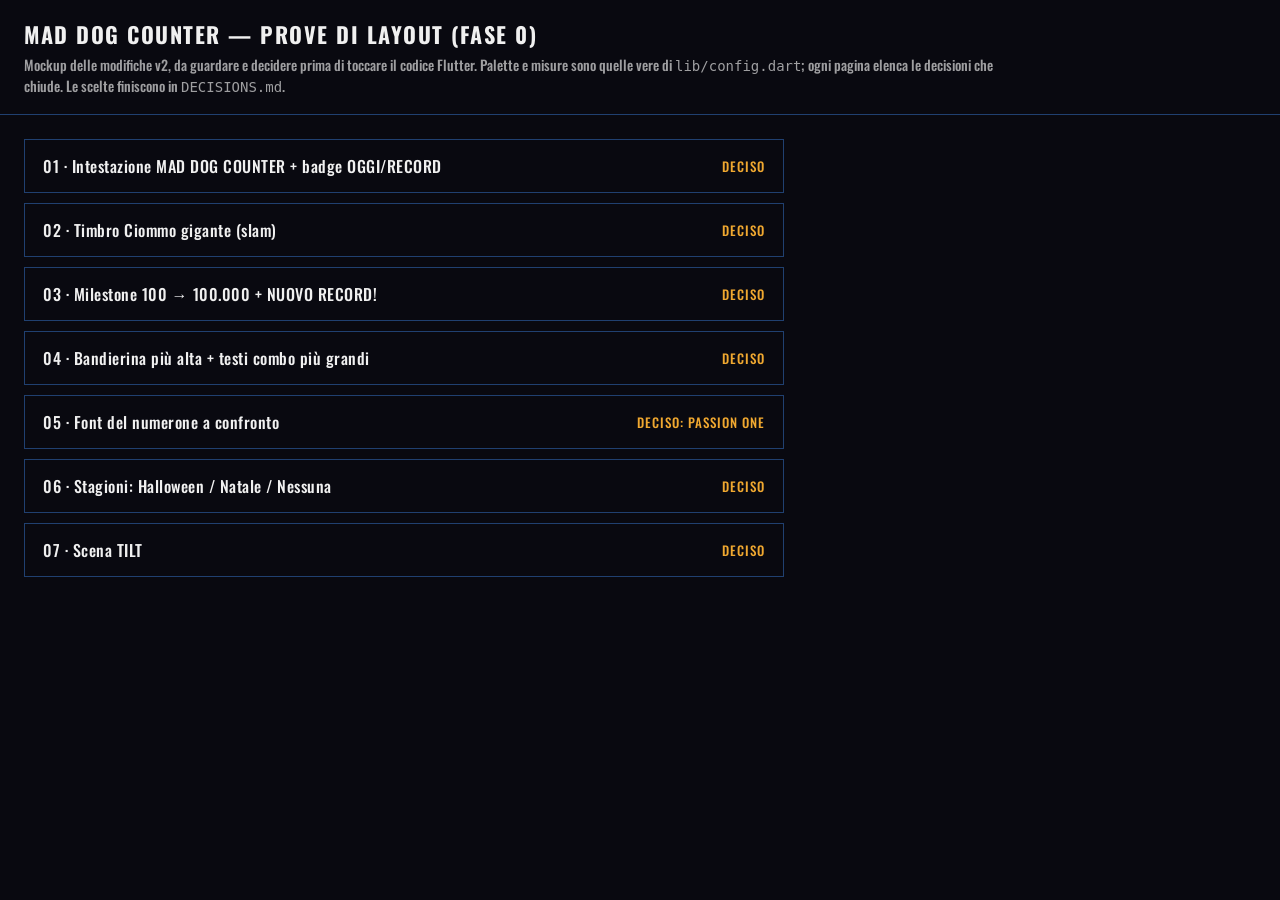
<file: design/mockups/index.html>
<!doctype html>
<html lang="it">
<head>
<meta charset="utf-8">
<meta name="viewport" content="width=device-width, initial-scale=1">
<title>Mad Dog Counter — Mockup Fase 0</title>
<link rel="stylesheet" href="_base.css">
<style>
  .list { margin: 24px; max-width: 760px; }
  .list a {
    display: flex; justify-content: space-between; gap: 16px;
    padding: 14px 18px; margin-bottom: 10px;
    border: 1px solid var(--navy); color: var(--ink);
    text-decoration: none; font-size: 16px; letter-spacing: 0.5px;
  }
  .list a:hover { border-color: var(--tear); }
  .state { color: var(--gold); font-size: 13px; letter-spacing: 1px; text-transform: uppercase; align-self: center; }
</style>
</head>
<body>
  <div class="mock-head">
    <h1>Mad Dog Counter — prove di layout (Fase 0)</h1>
    <p>Mockup delle modifiche v2, da guardare e decidere prima di toccare il codice Flutter.
       Palette e misure sono quelle vere di <code>lib/config.dart</code>; ogni pagina elenca
       le decisioni che chiude. Le scelte finiscono in <code>DECISIONS.md</code>.</p>
  </div>
  <div class="list">
    <a href="01_header_e_cifre.html"><span>01 · Intestazione MAD DOG COUNTER + badge OGGI/RECORD</span><span class="state">deciso</span></a>
    <a href="02_ciommo_slam.html"><span>02 · Timbro Ciommo gigante (slam)</span><span class="state">deciso</span></a>
    <a href="03_milestone_storyboard.html"><span>03 · Milestone 100 → 100.000 + NUOVO RECORD!</span><span class="state">deciso</span></a>
    <a href="04_bandiera_e_testi.html"><span>04 · Bandierina più alta + testi combo più grandi</span><span class="state">deciso</span></a>
    <a href="05_font_numerone.html"><span>05 · Font del numerone a confronto</span><span class="state">deciso: Passion One</span></a>
    <a href="06_stagioni.html"><span>06 · Stagioni: Halloween / Natale / Nessuna</span><span class="state">deciso</span></a>
    <a href="07_tilt.html"><span>07 · Scena TILT</span><span class="state">deciso</span></a>
  </div>
  <script src="_base.js"></script>
</body>
</html>
</file>
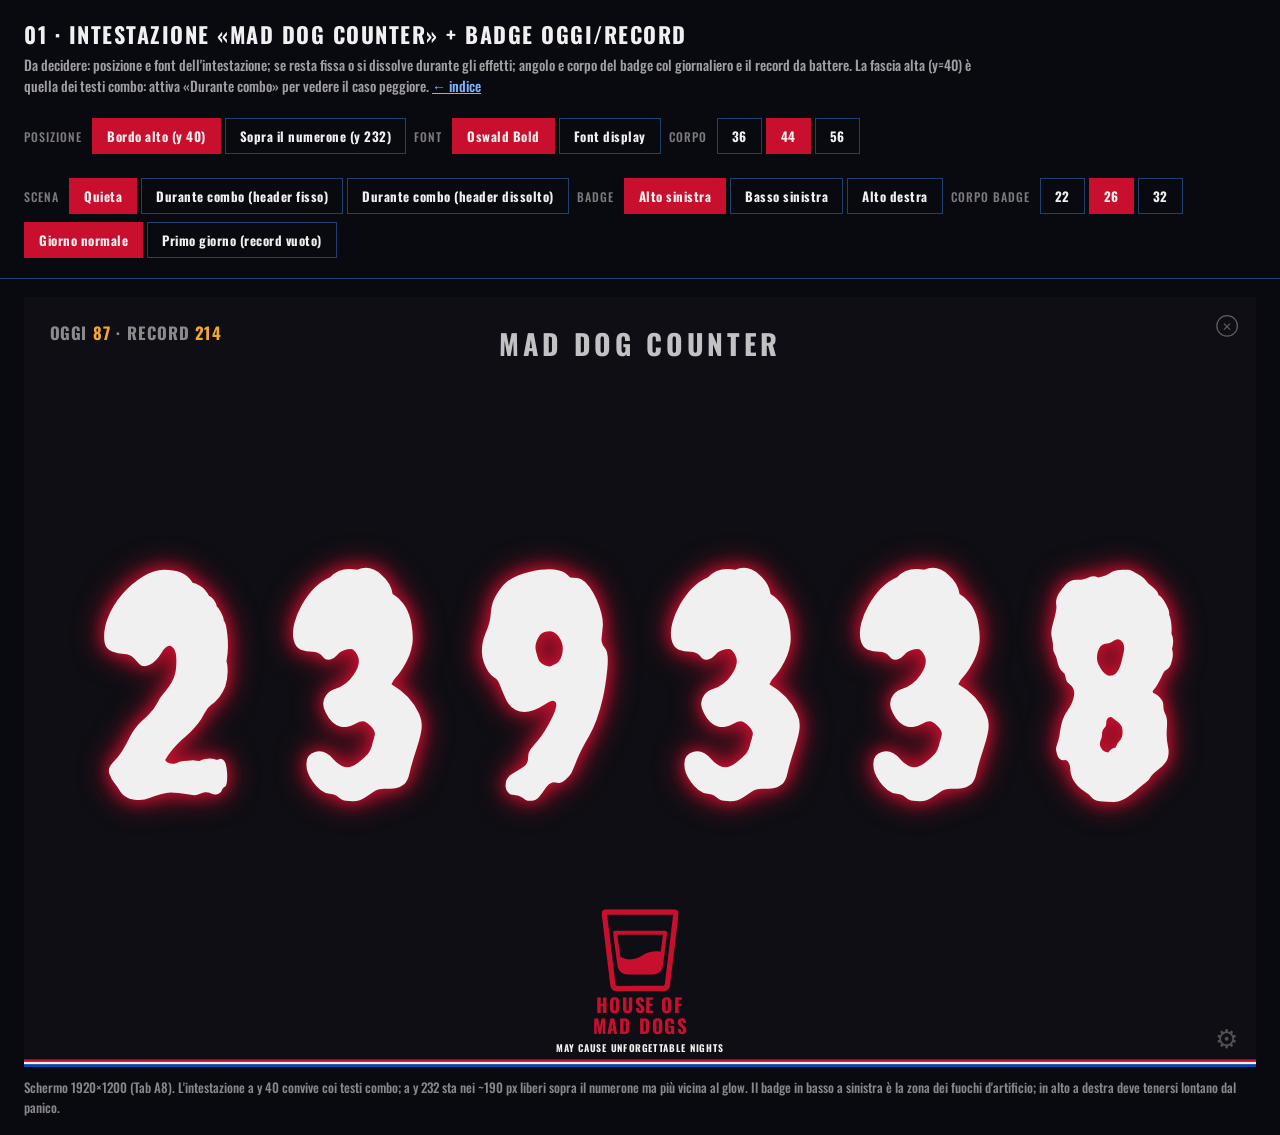
<file: design/mockups/01_header_e_cifre.html>
<!doctype html>
<html lang="it">
<head>
<meta charset="utf-8">
<meta name="viewport" content="width=device-width, initial-scale=1">
<title>01 · Intestazione e badge</title>
<link rel="stylesheet" href="_base.css">
<style>
  .header-title {
    top: var(--header-top, 40px);
    font-family: var(--header-font, var(--brand-font));
    opacity: var(--header-opacity, 1);
    transition: opacity 0.45s;
  }
  /* glow combo simulato, per giudicare le collisioni col caso peggiore */
  .combo-sim .glow {
    position: absolute; inset: 0;
    background:
      radial-gradient(circle at 50% 50%, rgba(240, 168, 48, 0.22), rgba(200, 16, 46, 0.12) 45%, transparent),
      rgba(200, 16, 46, 0.10);
  }
  .badge-pos { pointer-events: none; }
  .badge-tl { top: 36px; left: 40px; }
  .badge-bl { bottom: calc(var(--flag-h, 12px) + 14px); left: 40px; }
  .badge-tr { top: 92px; right: 40px; text-align: right; }
</style>
</head>
<body>
  <div class="mock-head">
    <h1>01 · Intestazione «MAD DOG COUNTER» + badge OGGI/RECORD</h1>
    <p>Da decidere: posizione e font dell'intestazione; se resta fissa o si dissolve durante
       gli effetti; angolo e corpo del badge col giornaliero e il record da battere.
       La fascia alta (y=40) è quella dei testi combo: attiva «Durante combo» per vedere il caso peggiore.
       <a href="index.html">← indice</a></p>
    <div class="toolbar">
      <span class="lbl">Posizione</span>
      <span class="toolbar-group">
        <button class="btn active" data-css='{"--header-top":"40px"}' data-target=".header-title">Bordo alto (y 40)</button>
        <button class="btn" data-css='{"--header-top":"232px"}' data-target=".header-title">Sopra il numerone (y 232)</button>
      </span>
      <span class="lbl">Font</span>
      <span class="toolbar-group">
        <button class="btn active" data-css='{"--header-font":"Oswald, sans-serif","--header-tracking":"6px"}' data-target=".header-title">Oswald Bold</button>
        <button class="btn" data-css='{"--header-font":"Creepster, cursive","--header-tracking":"2px"}' data-target=".header-title">Font display</button>
      </span>
      <span class="lbl">Corpo</span>
      <span class="toolbar-group">
        <button class="btn" data-css='{"--header-size":"36px"}' data-target=".header-title">36</button>
        <button class="btn active" data-css='{"--header-size":"44px"}' data-target=".header-title">44</button>
        <button class="btn" data-css='{"--header-size":"56px"}' data-target=".header-title">56</button>
      </span>
    </div>
    <div class="toolbar">
      <span class="lbl">Scena</span>
      <span class="toolbar-group">
        <button class="btn active" data-hide=".combo-sim" data-css='{"--header-opacity":"1"}' data-target=".header-title">Quieta</button>
        <button class="btn" data-show=".combo-sim" data-css='{"--header-opacity":"1"}' data-target=".header-title">Durante combo (header fisso)</button>
        <button class="btn" data-show=".combo-sim" data-css='{"--header-opacity":"0"}' data-target=".header-title">Durante combo (header dissolto)</button>
      </span>
      <span class="lbl">Badge</span>
      <span class="toolbar-group">
        <button class="btn active" data-show=".badge-tl" data-hide=".badge-bl, .badge-tr">Alto sinistra</button>
        <button class="btn" data-show=".badge-bl" data-hide=".badge-tl, .badge-tr">Basso sinistra</button>
        <button class="btn" data-show=".badge-tr" data-hide=".badge-tl, .badge-bl">Alto destra</button>
      </span>
      <span class="lbl">Corpo badge</span>
      <span class="toolbar-group">
        <button class="btn" data-css='{"--badge-size":"22px"}'>22</button>
        <button class="btn active" data-css='{"--badge-size":"26px"}'>26</button>
        <button class="btn" data-css='{"--badge-size":"32px"}'>32</button>
      </span>
      <span class="toolbar-group">
        <button class="btn active" data-show=".v-oggi" data-hide=".v-primo">Giorno normale</button>
        <button class="btn" data-show=".v-primo" data-hide=".v-oggi">Primo giorno (record vuoto)</button>
      </span>
    </div>
  </div>

  <div class="stage-wrap"><div class="stage">
    <div class="screen" data-digits="239338">
      <div class="combo-sim" style="display:none">
        <div class="glow"></div>
        <div class="top-band">
          <div class="combo-mult">x8</div>
          <div class="combo-text">FANTASTICO!</div>
        </div>
      </div>
      <div class="header-title">MAD DOG COUNTER</div>
      <div class="badge-pos badge-tl">
        <span class="stats-badge v-oggi">OGGI <b>87</b> · RECORD <b>214</b></span>
        <span class="stats-badge v-primo" style="display:none">OGGI <b>87</b> · RECORD <b>—</b></span>
      </div>
      <div class="badge-pos badge-bl" style="display:none">
        <span class="stats-badge v-oggi">OGGI <b>87</b> · RECORD <b>214</b></span>
        <span class="stats-badge v-primo" style="display:none">OGGI <b>87</b> · RECORD <b>—</b></span>
      </div>
      <div class="badge-pos badge-tr" style="display:none">
        <span class="stats-badge v-oggi">OGGI <b>87</b> · RECORD <b>214</b></span>
        <span class="stats-badge v-primo" style="display:none">OGGI <b>87</b> · RECORD <b>—</b></span>
      </div>
    </div>
  </div></div>
  <p class="stage-caption">Schermo 1920×1200 (Tab A8). L'intestazione a y 40 convive coi testi combo;
     a y 232 sta nei ~190 px liberi sopra il numerone ma più vicina al glow. Il badge in basso a
     sinistra è la zona dei fuochi d'artificio; in alto a destra deve tenersi lontano dal panico.</p>

  <script src="_base.js"></script>
</body>
</html>
</file>
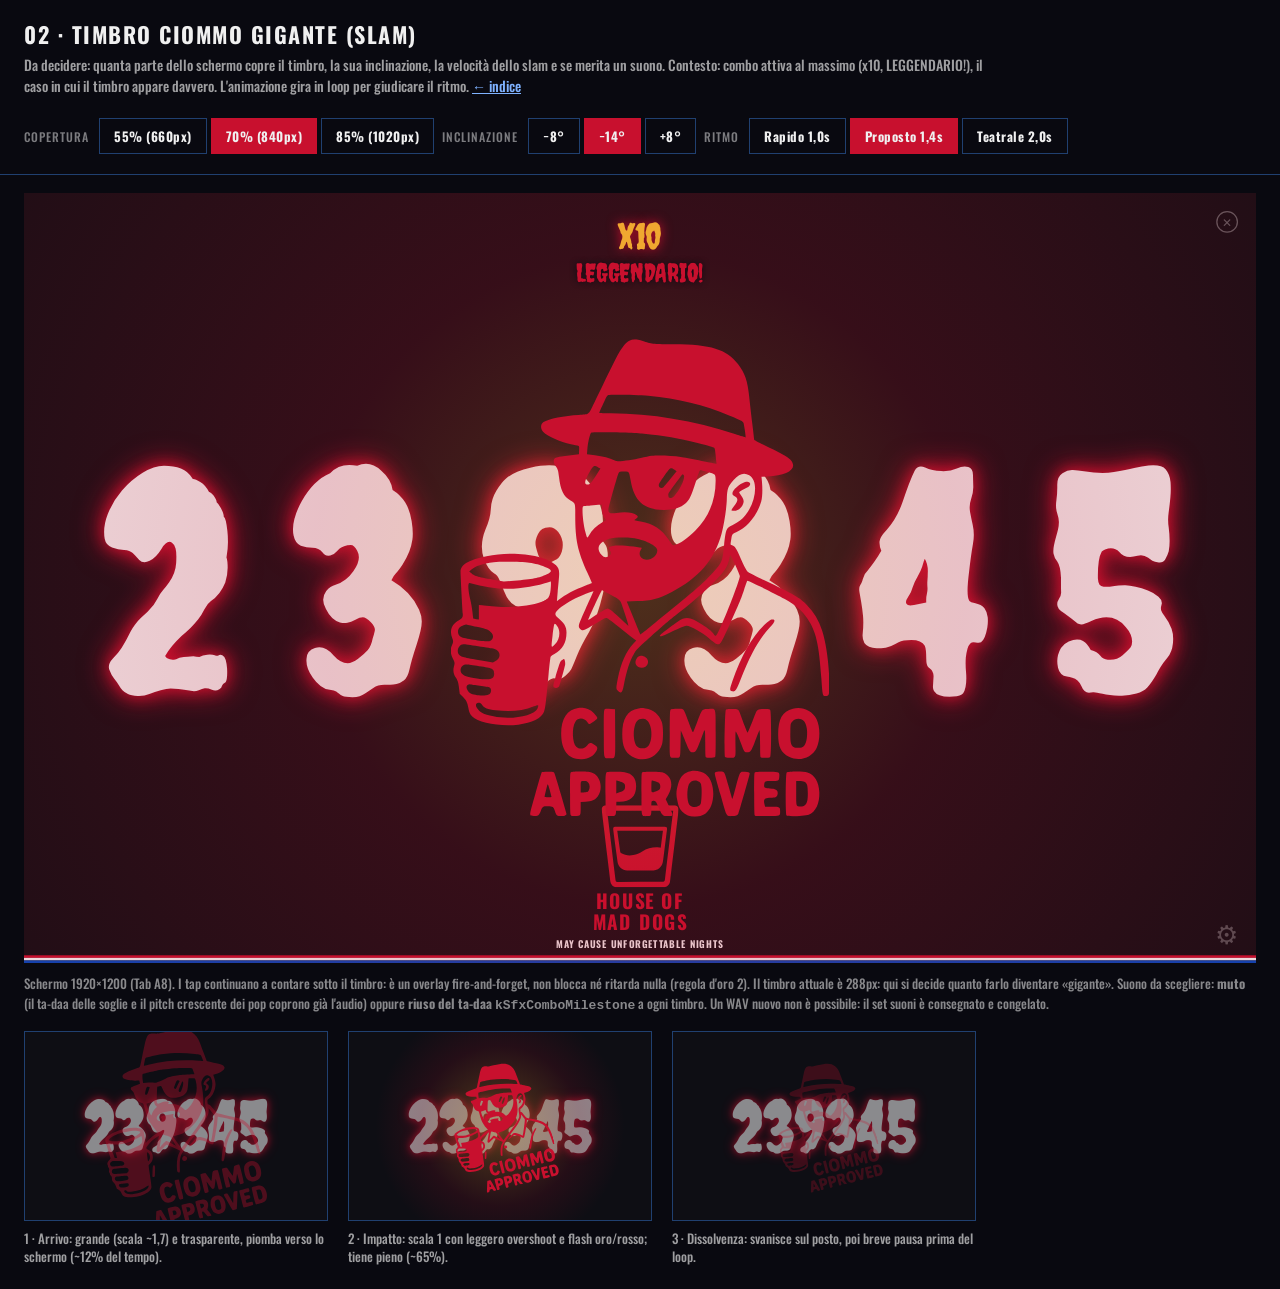
<file: design/mockups/02_ciommo_slam.html>
<!doctype html>
<html lang="it">
<head>
<meta charset="utf-8">
<meta name="viewport" content="width=device-width, initial-scale=1">
<title>02 · Timbro Ciommo gigante (slam)</title>
<link rel="stylesheet" href="_base.css">
<style>
  /* Stato iniziale coerente coi bottoni "active" della toolbar. */
  .screen {
    --slam-h: 840px;      /* 70% dell'altezza (1200) */
    --slam-rot: -14deg;
    --slam-total: 1.4s;
  }

  /* Glow radiale della combo attiva, come in 01 (caso peggiore di contesto). */
  .combo-glow {
    inset: 0;
    background:
      radial-gradient(circle at 50% 50%, rgba(240, 168, 48, 0.22), rgba(200, 16, 46, 0.12) 45%, transparent),
      rgba(200, 16, 46, 0.10);
    pointer-events: none;
  }

  /* Flash leggero all'impatto, sincronizzato con lo slam (stessa durata). */
  .slam-flash {
    inset: 0;
    background: radial-gradient(circle at 50% 50%, rgba(240, 168, 48, 0.30), rgba(200, 16, 46, 0.12) 45%, transparent 70%);
    opacity: 0;
    animation: slam-flash var(--slam-total, 1.4s) linear infinite;
    pointer-events: none;
    z-index: 2;
  }

  /* Il timbro gigante: line-art nera ricolorata rosso via mask. */
  .slam-wrap {
    inset: 0;
    display: flex; align-items: center; justify-content: center;
    pointer-events: none;
    z-index: 3;             /* sopra numerone e glow, sotto nulla: è l'evento */
  }
  .slam-stamp {
    height: var(--slam-h, 840px);
    aspect-ratio: 924 / 1316;
    background-color: var(--red);
    -webkit-mask: url(../processed/ciommo_approved.svg) center / contain no-repeat;
    mask: url(../processed/ciommo_approved.svg) center / contain no-repeat;
    animation: slam var(--slam-total, 1.4s) linear infinite;
  }

  /* Fasi in percentuale della durata totale:
     ~12% slam-in (da scala 1.7 trasparente a 1 con overshoot),
     ~65% hold pieno, ~10% fade-out, resto pausa. */
  @keyframes slam {
    0%   { opacity: 0;   transform: rotate(var(--slam-rot, -12deg)) scale(1.7);
           animation-timing-function: cubic-bezier(0.5, 0, 0.85, 0.4); }
    9%   { opacity: 1;   transform: rotate(var(--slam-rot, -12deg)) scale(0.965);
           animation-timing-function: ease-out; }
    12%  { opacity: 1;   transform: rotate(var(--slam-rot, -12deg)) scale(1); }
    77%  { opacity: 1;   transform: rotate(var(--slam-rot, -12deg)) scale(1); }
    87%  { opacity: 0;   transform: rotate(var(--slam-rot, -12deg)) scale(1); }
    100% { opacity: 0;   transform: rotate(var(--slam-rot, -12deg)) scale(1); }
  }
  @keyframes slam-flash {
    0%, 7%    { opacity: 0; }
    12%       { opacity: 1; }
    24%, 100% { opacity: 0; }
  }

  /* ---- storyboard statico sotto lo stage ---- */
  .storyboard {
    display: flex; flex-wrap: wrap; gap: 20px;
    margin: 0 24px 24px;
  }
  .storyboard figure { margin: 0; width: 304px; }
  .sb-frame {
    position: relative;
    width: 304px; height: 190px;
    background: var(--bg);
    border: 1px solid var(--navy);
    overflow: hidden;
  }
  .sb-digits {
    position: absolute; inset: 0;
    display: flex; align-items: center; justify-content: center;
    font-family: var(--counter-font);
    font-size: 72px; line-height: 1;
    color: var(--ink);
    text-shadow: 0 0 6px var(--red), 0 0 12px var(--red);
    opacity: 0.55;
  }
  .sb-flash {
    position: absolute; inset: 0;
    background: radial-gradient(circle at 50% 50%, rgba(240, 168, 48, 0.30), rgba(200, 16, 46, 0.12) 45%, transparent 70%);
  }
  .sb-stamp {
    position: absolute; left: 50%; top: 50%;
    height: 140px; aspect-ratio: 924 / 1316;
    background-color: var(--red);
    -webkit-mask: url(../processed/ciommo_approved.svg) center / contain no-repeat;
    mask: url(../processed/ciommo_approved.svg) center / contain no-repeat;
    transform: translate(-50%, -50%) rotate(-14deg);
  }
  .sb-in  .sb-stamp { transform: translate(-50%, -50%) rotate(-14deg) scale(1.55); opacity: 0.35; }
  .sb-out .sb-stamp { opacity: 0.25; }
  .storyboard figcaption {
    margin-top: 8px;
    font-size: 13px; line-height: 1.4;
    color: rgba(240, 240, 240, 0.65);
  }
</style>
</head>
<body>
  <div class="mock-head">
    <h1>02 · Timbro Ciommo gigante (slam)</h1>
    <p>Da decidere: quanta parte dello schermo copre il timbro, la sua inclinazione, la velocità
       dello slam e se merita un suono. Contesto: combo attiva al massimo (x10, LEGGENDARIO!),
       il caso in cui il timbro appare davvero. L'animazione gira in loop per giudicare il ritmo.
       <a href="index.html">← indice</a></p>
    <div class="toolbar">
      <span class="lbl">Copertura</span>
      <span class="toolbar-group">
        <button class="btn" data-css='{"--slam-h":"660px"}'>55% (660px)</button>
        <button class="btn active" data-css='{"--slam-h":"840px"}'>70% (840px)</button>
        <button class="btn" data-css='{"--slam-h":"1020px"}'>85% (1020px)</button>
      </span>
      <span class="lbl">Inclinazione</span>
      <span class="toolbar-group">
        <button class="btn" data-css='{"--slam-rot":"-8deg"}'>−8°</button>
        <button class="btn active" data-css='{"--slam-rot":"-14deg"}'>−14°</button>
        <button class="btn" data-css='{"--slam-rot":"8deg"}'>+8°</button>
      </span>
      <span class="lbl">Ritmo</span>
      <span class="toolbar-group">
        <button class="btn" data-css='{"--slam-total":"1.0s"}'>Rapido 1,0s</button>
        <button class="btn active" data-css='{"--slam-total":"1.4s"}'>Proposto 1,4s</button>
        <button class="btn" data-css='{"--slam-total":"2.0s"}'>Teatrale 2,0s</button>
      </span>
    </div>
  </div>

  <div class="stage-wrap"><div class="stage">
    <div class="screen" data-digits="239345">
      <div class="combo-glow"></div>
      <div class="top-band">
        <div class="combo-mult">x10</div>
        <div class="combo-text">LEGGENDARIO!</div>
      </div>
      <div class="slam-flash"></div>
      <div class="slam-wrap">
        <div class="slam-stamp"></div>
      </div>
    </div>
  </div></div>
  <p class="stage-caption">Schermo 1920×1200 (Tab A8). I tap continuano a contare sotto il timbro:
     è un overlay fire-and-forget, non blocca né ritarda nulla (regola d'oro 2). Il timbro attuale
     è 288px: qui si decide quanto farlo diventare «gigante». Suono da scegliere: <b>muto</b>
     (il ta-daa delle soglie e il pitch crescente dei pop coprono già l'audio) oppure <b>riuso del
     ta-daa <code>kSfxComboMilestone</code></b> a ogni timbro. Un WAV nuovo non è possibile: il set
     suoni è consegnato e congelato.</p>

  <div class="storyboard">
    <figure>
      <div class="sb-frame sb-in">
        <div class="sb-digits">239345</div>
        <div class="sb-stamp"></div>
      </div>
      <figcaption>1 · Arrivo: grande (scala ~1,7) e trasparente, piomba verso lo schermo (~12% del tempo).</figcaption>
    </figure>
    <figure>
      <div class="sb-frame sb-hold">
        <div class="sb-digits">239345</div>
        <div class="sb-flash"></div>
        <div class="sb-stamp"></div>
      </div>
      <figcaption>2 · Impatto: scala 1 con leggero overshoot e flash oro/rosso; tiene pieno (~65%).</figcaption>
    </figure>
    <figure>
      <div class="sb-frame sb-out">
        <div class="sb-digits">239345</div>
        <div class="sb-stamp"></div>
      </div>
      <figcaption>3 · Dissolvenza: svanisce sul posto, poi breve pausa prima del loop.</figcaption>
    </figure>
  </div>

  <script src="_base.js"></script>
</body>
</html>
</file>
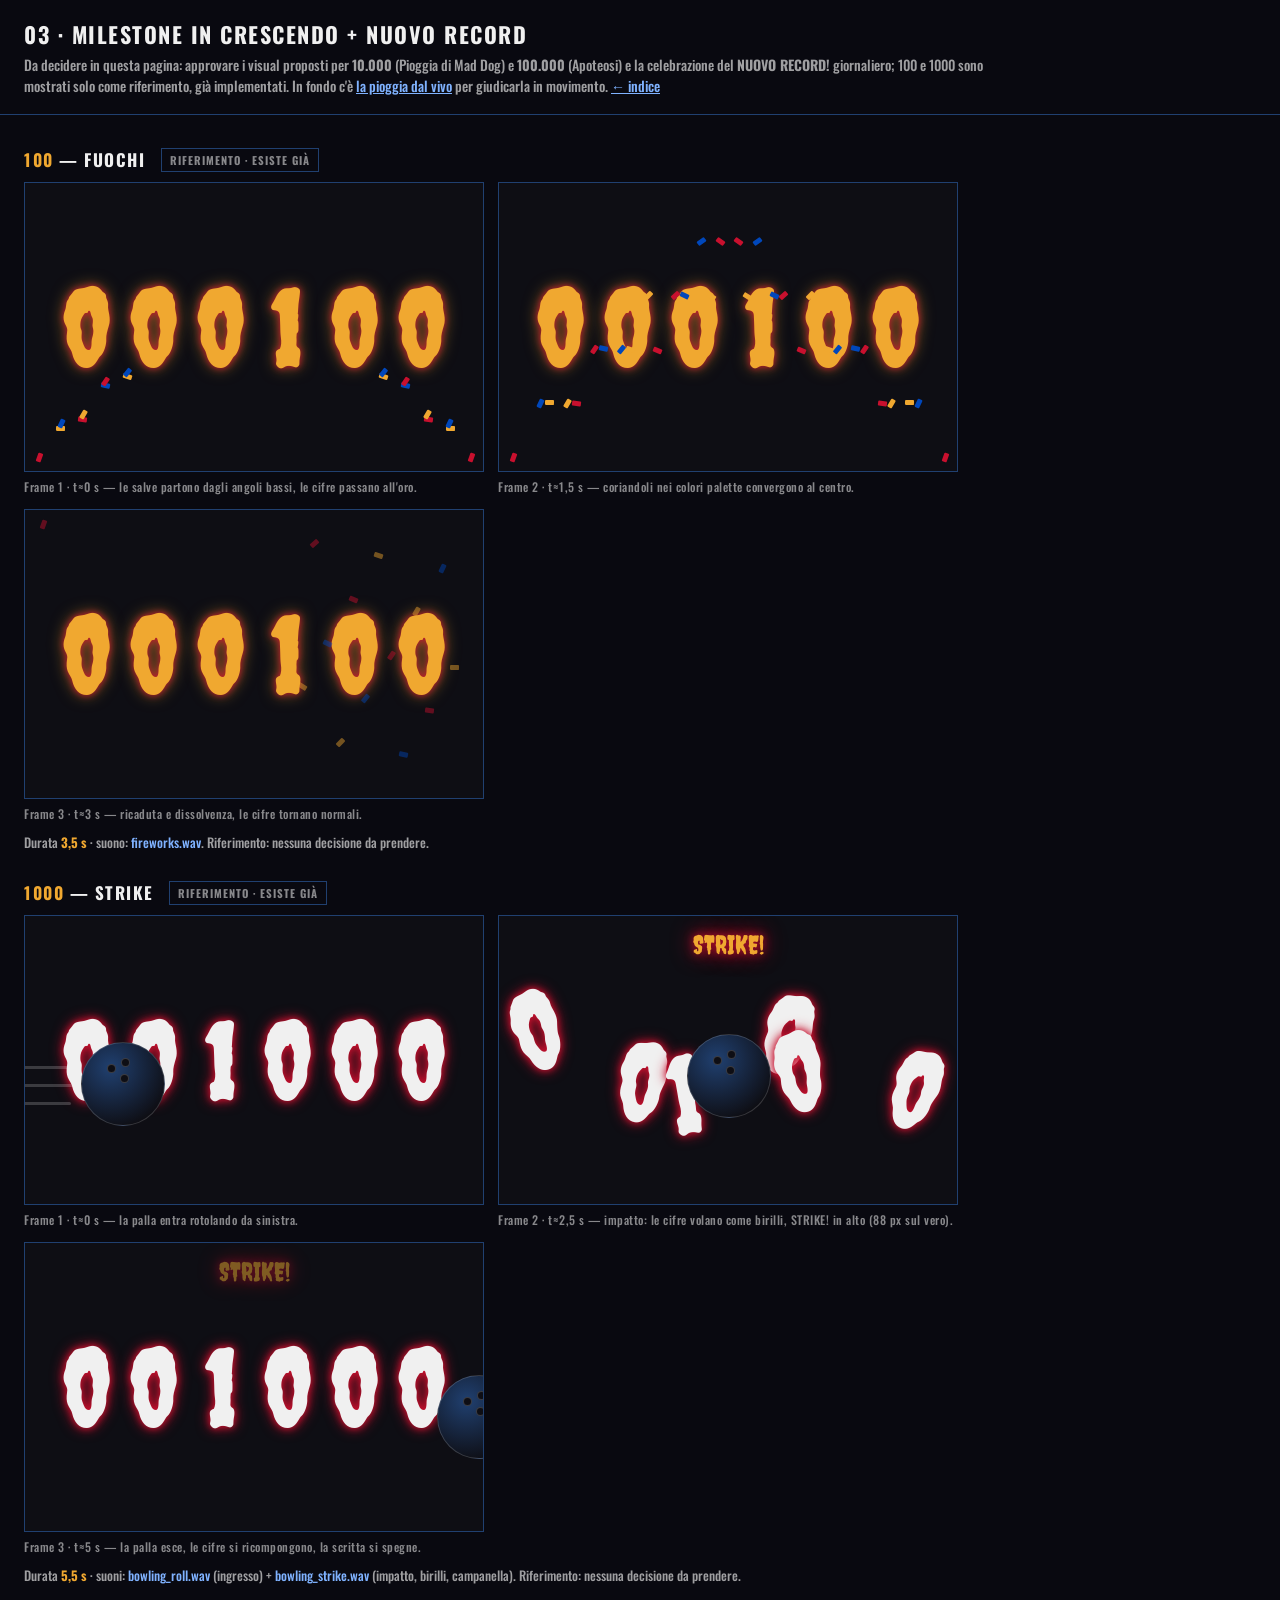
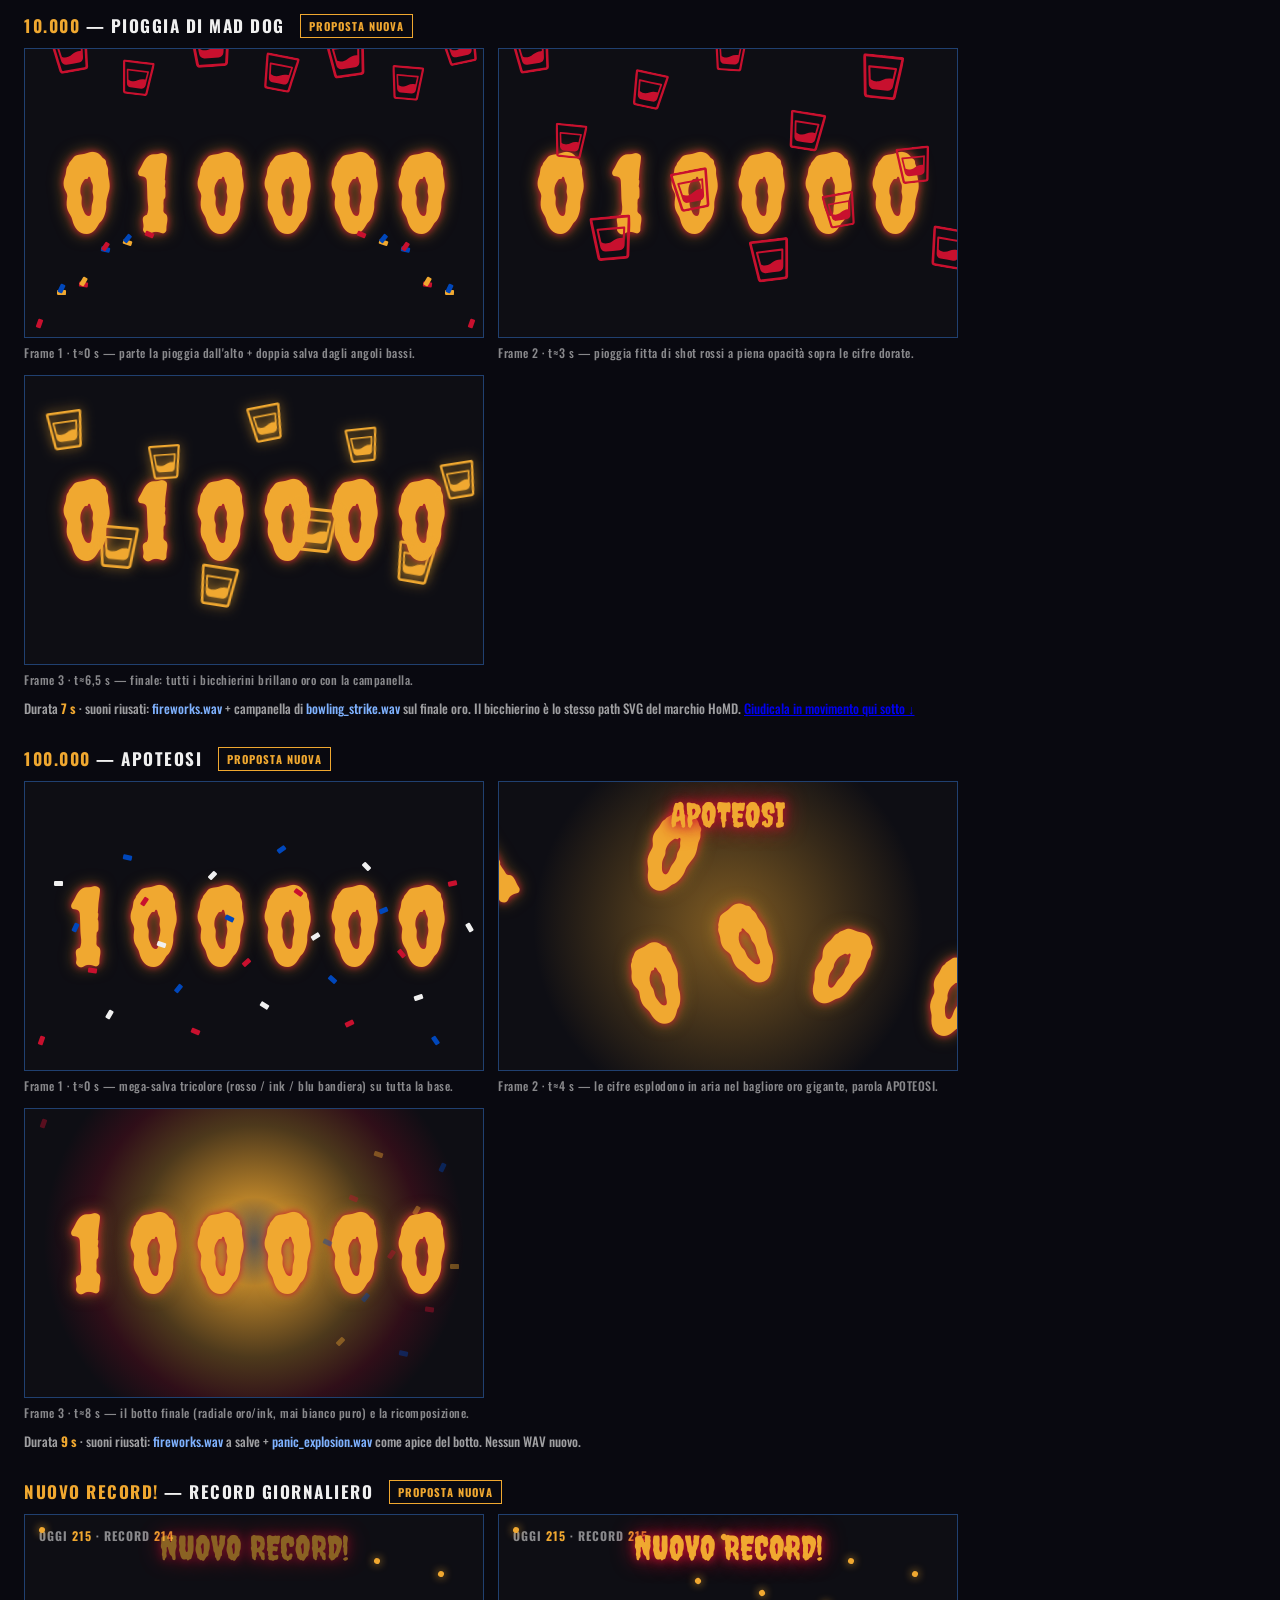
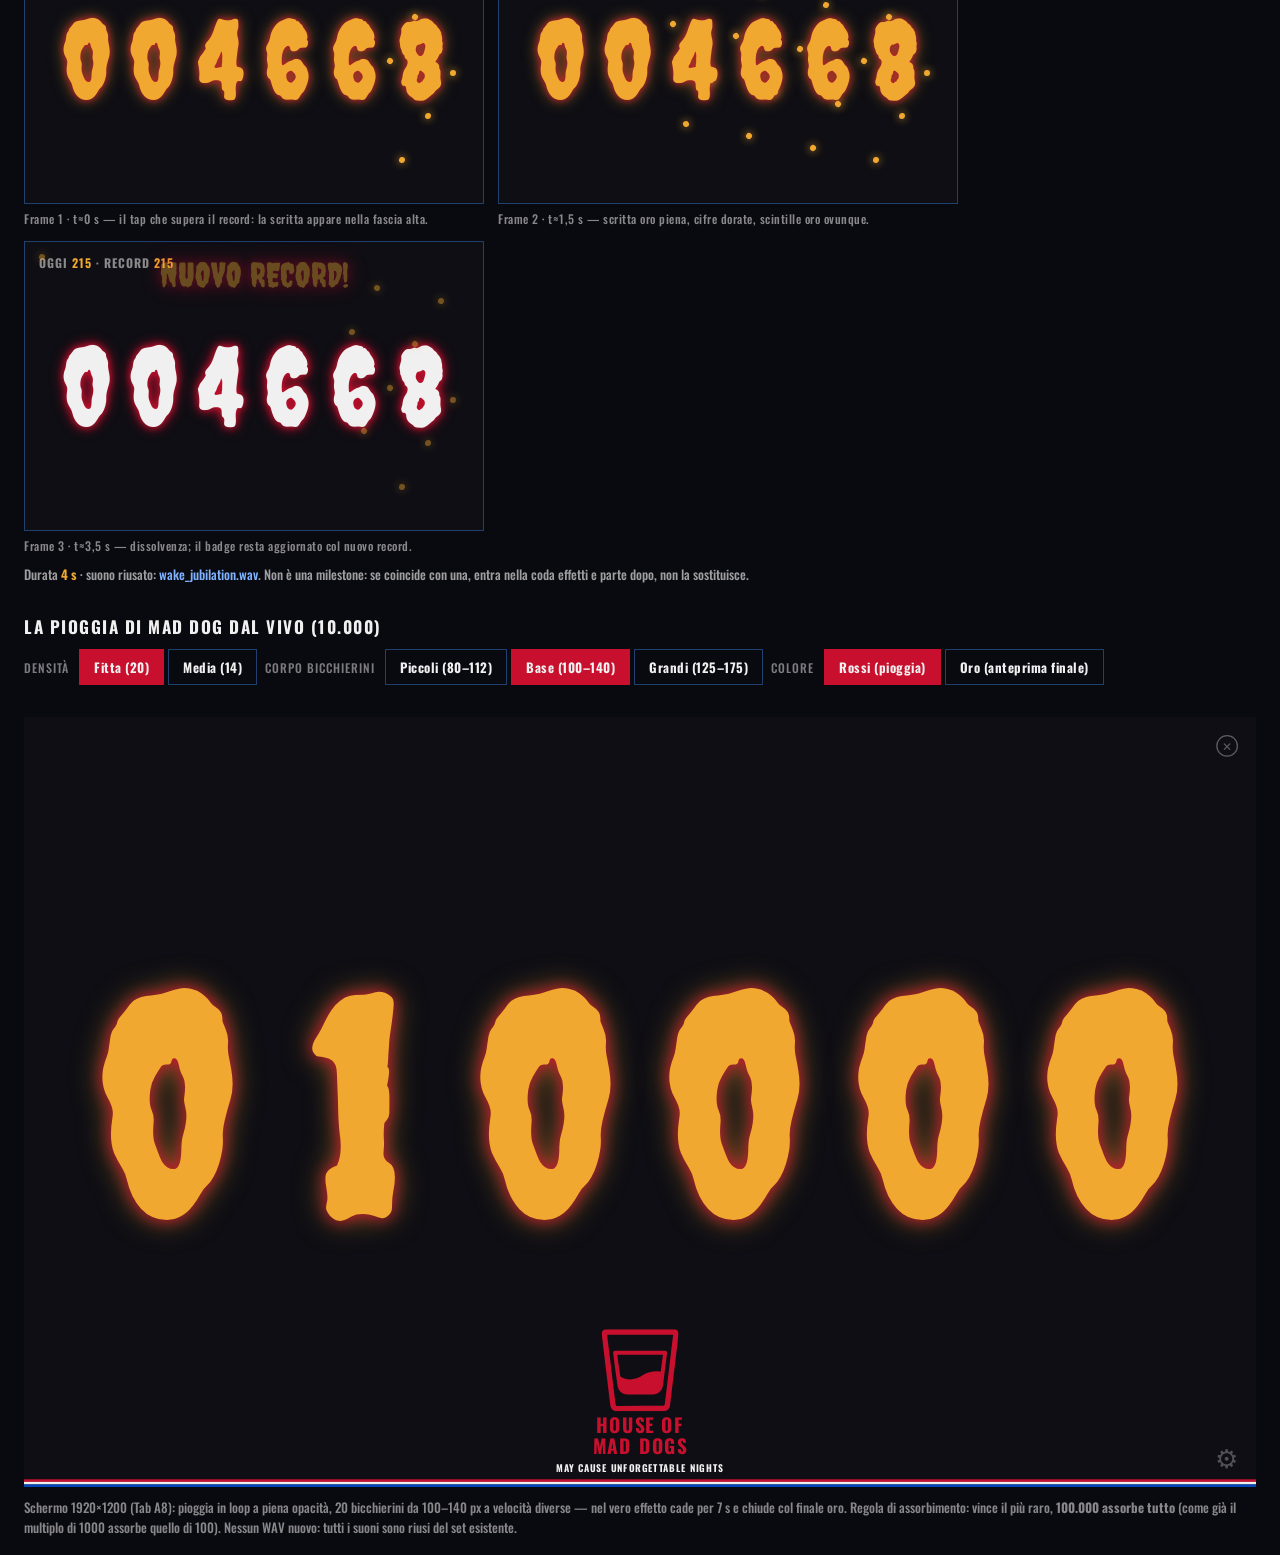
<file: design/mockups/03_milestone_storyboard.html>
<!doctype html>
<html lang="it">
<head>
<meta charset="utf-8">
<meta name="viewport" content="width=device-width, initial-scale=1">
<title>03 · Milestone in crescendo + NUOVO RECORD</title>
<link rel="stylesheet" href="_base.css">
<style>
  /* ---- strisce storyboard (fuori dallo stage, come il mock-head) ---- */
  .strips { padding: 4px 24px 0; }
  .strip { margin: 28px 0 6px; }
  .strip h2 {
    margin: 0 0 10px; font-size: 17px; font-weight: 700;
    letter-spacing: 1.5px; text-transform: uppercase;
  }
  .strip h2 .when { color: var(--gold); }
  .strip h2 .state {
    font-size: 11px; letter-spacing: 1px; font-weight: 700;
    border: 1px solid var(--navy); color: rgba(240,240,240,0.55);
    padding: 3px 8px; margin-left: 10px; vertical-align: 2px;
  }
  .strip h2 .state.new { border-color: var(--gold); color: var(--gold); }
  .frames { display: flex; flex-wrap: wrap; gap: 14px; }
  .frame { width: 460px; margin: 0; }
  .shot {
    position: relative; width: 460px; height: 290px;
    background: var(--bg); border: 1px solid var(--navy); overflow: hidden;
  }
  .shot > * { position: absolute; }
  .frame figcaption {
    padding-top: 6px; font-size: 12px; letter-spacing: 0.5px;
    color: rgba(240,240,240,0.55);
  }
  .strip-note { margin: 10px 0 0; font-size: 13px; color: rgba(240,240,240,0.65); max-width: 75em; }
  .strip-note b { color: var(--gold); font-weight: 700; }
  code { font-family: inherit; color: var(--tear); }

  /* ---- mini-numerone dei frame: stessi slot 0.62em del vero, corpo ridotto ---- */
  .mini-digits {
    left: 0; right: 0; top: 50%; transform: translateY(-50%);
    display: flex; justify-content: center; pointer-events: none;
  }
  .mini-digits span {
    display: inline-block; width: 0.62em; text-align: center;
    font-family: var(--counter-font);
    font-size: var(--mini-size, 108px); line-height: 1;
    color: var(--ink);
    text-shadow: 0 0 7px var(--red), 0 0 14px var(--red);
  }
  .mini-digits.gold span {
    color: var(--gold);
    text-shadow: 0 0 7px var(--red), 0 0 16px rgba(240, 168, 48, 0.55);
  }
  /* cifre che volano (STRIKE) e che esplodono (APOTEOSI) */
  .mini-digits.fly span:nth-child(1) { transform: translate(-24px, -30px) rotate(-18deg); }
  .mini-digits.fly span:nth-child(2) { transform: translate(14px, 22px) rotate(10deg); }
  .mini-digits.fly span:nth-child(3) { transform: translate(-10px, 34px) rotate(-8deg); }
  .mini-digits.fly span:nth-child(4) { transform: translate(26px, -26px) rotate(16deg); }
  .mini-digits.fly span:nth-child(5) { transform: translate(-30px, 12px) rotate(-12deg); }
  .mini-digits.fly span:nth-child(6) { transform: translate(20px, 30px) rotate(20deg); }
  .mini-digits.explode span:nth-child(1) { transform: translate(-72px, -62px) rotate(-34deg); }
  .mini-digits.explode span:nth-child(2) { transform: translate(44px, -74px) rotate(22deg); }
  .mini-digits.explode span:nth-child(3) { transform: translate(-38px, 58px) rotate(-16deg); }
  .mini-digits.explode span:nth-child(4) { transform: translate(78px, 40px) rotate(30deg); }
  .mini-digits.explode span:nth-child(5) { transform: translate(-82px, 18px) rotate(-26deg); }
  .mini-digits.explode span:nth-child(6) { transform: translate(58px, 70px) rotate(18deg); }

  /* ---- bicchierini (path riusato da _base.js, iniettato via JS nei .drop) ---- */
  .drop { pointer-events: none; }
  .drop svg { height: 100%; display: block; }
  .drop svg path { fill: var(--drop-fill, var(--red)); }
  .shot .drop { height: var(--h, 36px); transform: rotate(var(--rot, 0deg)); }
  .gold-finale .drop svg path { fill: var(--gold); }
  .gold-finale .drop { filter: drop-shadow(0 0 6px rgba(240, 168, 48, 0.8)); }

  /* ---- coriandoli e scintille (generati via JS nei .burst) ---- */
  .burst { inset: 0; pointer-events: none; }
  .burst .conf { position: absolute; width: 9px; height: 5px; border-radius: 1px; }
  .burst .conf.spark { width: 6px; height: 6px; border-radius: 50%; box-shadow: 0 0 8px var(--gold); }

  /* ---- palla da bowling (solo palette: navy/bg/ink) ---- */
  .ball {
    width: 84px; height: 84px; border-radius: 50%;
    background: radial-gradient(circle at 35% 30%, var(--navy), var(--bg) 78%);
    border: 1px solid rgba(240, 240, 240, 0.18);
  }
  .ball i { position: absolute; width: 9px; height: 9px; border-radius: 50%; background: var(--bg); border: 1px solid var(--ink-hint); }
  .ball i:nth-child(1) { left: 30%; top: 26%; }
  .ball i:nth-child(2) { left: 48%; top: 18%; }
  .ball i:nth-child(3) { left: 46%; top: 38%; }
  .speedline { height: 3px; background: var(--ink-hint); border-radius: 2px; }

  /* ---- parole celebrative dei frame ---- */
  .word-fx {
    left: 0; right: 0; top: 16px; text-align: center;
    font-family: var(--display-font); line-height: 1;
    font-size: 26px; color: var(--gold);
    text-shadow: 0 0 10px var(--red), 0 0 22px var(--red);
  }
  .word-fx.big { font-size: 34px; }
  .shot .stats-badge { font-size: 12px; letter-spacing: 1px; left: 14px; top: 12px; }

  /* ---- bagliori (mai bianco puro: solo oro/ink/rosso in trasparenza) ---- */
  .gold-glow {
    inset: 0;
    background: radial-gradient(circle at 50% 50%,
      rgba(240, 168, 48, 0.50), rgba(240, 168, 48, 0.18) 45%, transparent 72%);
  }
  .boom {
    inset: 0;
    background: radial-gradient(circle at 50% 46%,
      rgba(240, 240, 240, 0.30),
      rgba(240, 168, 48, 0.75) 16%,
      rgba(240, 168, 48, 0.28) 42%,
      rgba(200, 16, 46, 0.18) 60%,
      transparent 76%);
  }

  /* ---- stage live: pioggia di Mad Dog in loop ---- */
  .live-rain .digits span {
    color: var(--gold);
    text-shadow: 0 0 24px var(--red), 0 0 48px rgba(240, 168, 48, 0.55);
  }
  .rainfield { inset: 0; pointer-events: none; }
  .rain {
    position: absolute; top: -180px; left: var(--x);
    height: calc(var(--h) * var(--drop-scale, 1));
    animation: fall var(--dur) linear infinite;
    animation-delay: var(--delay);
    filter: drop-shadow(var(--drop-glow, 0 0 0 transparent));
    will-change: transform;
  }
  .rain svg { height: 100%; display: block; }
  @keyframes fall {
    from { transform: translateY(-40px) rotate(var(--r1, -8deg)); }
    to   { transform: translateY(1580px) rotate(var(--r2, 10deg)); }
  }
  .live-h2 {
    margin: 30px 24px 0; font-size: 17px; font-weight: 700;
    letter-spacing: 1.5px; text-transform: uppercase;
  }
</style>
</head>
<body>
  <div class="mock-head">
    <h1>03 · Milestone in crescendo + NUOVO RECORD</h1>
    <p>Da decidere in questa pagina: approvare i visual proposti per <b>10.000</b> (Pioggia di Mad Dog)
       e <b>100.000</b> (Apoteosi) e la celebrazione del <b>NUOVO RECORD!</b> giornaliero;
       100 e 1000 sono mostrati solo come riferimento, già implementati.
       In fondo c'è <a href="#live">la pioggia dal vivo</a> per giudicarla in movimento.
       <a href="index.html">← indice</a></p>
  </div>

  <div class="strips">

    <section class="strip">
      <h2><span class="when">100</span> — FUOCHI <span class="state">riferimento · esiste già</span></h2>
      <div class="frames">
        <figure class="frame">
          <div class="shot">
            <div class="mini-digits gold" data-mini="000100"></div>
            <div class="burst" data-from="bl" data-n="9" data-reach="0.45"></div>
            <div class="burst" data-from="br" data-n="9" data-reach="0.45"></div>
          </div>
          <figcaption>Frame 1 · t≈0 s — le salve partono dagli angoli bassi, le cifre passano all'oro.</figcaption>
        </figure>
        <figure class="frame">
          <div class="shot">
            <div class="mini-digits gold" data-mini="000100"></div>
            <div class="burst" data-from="bl" data-n="16"></div>
            <div class="burst" data-from="br" data-n="16"></div>
          </div>
          <figcaption>Frame 2 · t≈1,5 s — coriandoli nei colori palette convergono al centro.</figcaption>
        </figure>
        <figure class="frame">
          <div class="shot">
            <div class="mini-digits gold" data-mini="000100"></div>
            <div class="burst" data-from="scatter" data-n="14" style="opacity:0.45"></div>
          </div>
          <figcaption>Frame 3 · t≈3 s — ricaduta e dissolvenza, le cifre tornano normali.</figcaption>
        </figure>
      </div>
      <p class="strip-note">Durata <b>3,5 s</b> · suono: <code>fireworks.wav</code>. Riferimento: nessuna decisione da prendere.</p>
    </section>

    <section class="strip">
      <h2><span class="when">1000</span> — STRIKE <span class="state">riferimento · esiste già</span></h2>
      <div class="frames">
        <figure class="frame">
          <div class="shot">
            <div class="mini-digits" data-mini="001000"></div>
            <div class="speedline" style="left:-6px; top:150px; width:60px"></div>
            <div class="speedline" style="left:-14px; top:168px; width:84px"></div>
            <div class="speedline" style="left:-6px; top:186px; width:52px"></div>
            <div class="ball" style="left:56px; top:126px"><i></i><i></i><i></i></div>
          </div>
          <figcaption>Frame 1 · t≈0 s — la palla entra rotolando da sinistra.</figcaption>
        </figure>
        <figure class="frame">
          <div class="shot">
            <div class="mini-digits fly" data-mini="001000"></div>
            <div class="ball" style="left:188px; top:118px"><i></i><i></i><i></i></div>
            <div class="word-fx">STRIKE!</div>
          </div>
          <figcaption>Frame 2 · t≈2,5 s — impatto: le cifre volano come birilli, STRIKE! in alto (88 px sul vero).</figcaption>
        </figure>
        <figure class="frame">
          <div class="shot">
            <div class="mini-digits" data-mini="001000"></div>
            <div class="ball" style="left:412px; top:132px"><i></i><i></i><i></i></div>
            <div class="word-fx" style="opacity:0.5">STRIKE!</div>
          </div>
          <figcaption>Frame 3 · t≈5 s — la palla esce, le cifre si ricompongono, la scritta si spegne.</figcaption>
        </figure>
      </div>
      <p class="strip-note">Durata <b>5,5 s</b> · suoni: <code>bowling_roll.wav</code> (ingresso) + <code>bowling_strike.wav</code> (impatto, birilli, campanella). Riferimento: nessuna decisione da prendere.</p>
    </section>

    <section class="strip">
      <h2><span class="when">10.000</span> — PIOGGIA DI MAD DOG <span class="state new">proposta nuova</span></h2>
      <div class="frames">
        <figure class="frame">
          <div class="shot">
            <div class="mini-digits gold" data-mini="010000"></div>
            <div class="burst" data-from="bl" data-n="10" data-reach="0.5"></div>
            <div class="burst" data-from="br" data-n="10" data-reach="0.5"></div>
            <div class="drop" style="left:6%;  top:-6%; --h:40px; --rot:-10deg"></div>
            <div class="drop" style="left:21%; top:4%;  --h:34px; --rot:7deg"></div>
            <div class="drop" style="left:36%; top:-9%; --h:44px; --rot:-4deg"></div>
            <div class="drop" style="left:52%; top:2%;  --h:36px; --rot:11deg"></div>
            <div class="drop" style="left:66%; top:-5%; --h:42px; --rot:-8deg"></div>
            <div class="drop" style="left:80%; top:6%;  --h:34px; --rot:5deg"></div>
            <div class="drop" style="left:91%; top:-8%; --h:38px; --rot:-12deg"></div>
          </div>
          <figcaption>Frame 1 · t≈0 s — parte la pioggia dall'alto + doppia salva dagli angoli bassi.</figcaption>
        </figure>
        <figure class="frame">
          <div class="shot">
            <div class="mini-digits gold" data-mini="010000"></div>
            <div class="drop" style="left:3%;  top:-6%; --h:40px; --rot:-9deg"></div>
            <div class="drop" style="left:12%; top:26%; --h:34px; --rot:6deg"></div>
            <div class="drop" style="left:20%; top:58%; --h:44px; --rot:-5deg"></div>
            <div class="drop" style="left:29%; top:8%;  --h:36px; --rot:12deg"></div>
            <div class="drop" style="left:38%; top:42%; --h:40px; --rot:-11deg"></div>
            <div class="drop" style="left:47%; top:-4%; --h:34px; --rot:4deg"></div>
            <div class="drop" style="left:55%; top:66%; --h:42px; --rot:-7deg"></div>
            <div class="drop" style="left:63%; top:22%; --h:38px; --rot:9deg"></div>
            <div class="drop" style="left:71%; top:50%; --h:34px; --rot:-10deg"></div>
            <div class="drop" style="left:79%; top:2%;  --h:44px; --rot:6deg"></div>
            <div class="drop" style="left:87%; top:34%; --h:36px; --rot:-6deg"></div>
            <div class="drop" style="left:94%; top:62%; --h:40px; --rot:10deg"></div>
          </div>
          <figcaption>Frame 2 · t≈3 s — pioggia fitta di shot rossi a piena opacità sopra le cifre dorate.</figcaption>
        </figure>
        <figure class="frame">
          <div class="shot gold-finale">
            <div class="mini-digits gold" data-mini="010000"></div>
            <div class="drop" style="left:5%;  top:12%; --h:38px; --rot:-8deg"></div>
            <div class="drop" style="left:16%; top:52%; --h:42px; --rot:5deg"></div>
            <div class="drop" style="left:27%; top:24%; --h:34px; --rot:-4deg"></div>
            <div class="drop" style="left:38%; top:66%; --h:40px; --rot:9deg"></div>
            <div class="drop" style="left:49%; top:10%; --h:36px; --rot:-11deg"></div>
            <div class="drop" style="left:59%; top:46%; --h:44px; --rot:6deg"></div>
            <div class="drop" style="left:70%; top:18%; --h:34px; --rot:-6deg"></div>
            <div class="drop" style="left:81%; top:58%; --h:40px; --rot:10deg"></div>
            <div class="drop" style="left:91%; top:30%; --h:36px; --rot:-9deg"></div>
          </div>
          <figcaption>Frame 3 · t≈6,5 s — finale: tutti i bicchierini brillano oro con la campanella.</figcaption>
        </figure>
      </div>
      <p class="strip-note">Durata <b>7 s</b> · suoni riusati: <code>fireworks.wav</code> + campanella di <code>bowling_strike.wav</code> sul finale oro. Il bicchierino è lo stesso path SVG del marchio HoMD. <a href="#live">Giudicala in movimento qui sotto ↓</a></p>
    </section>

    <section class="strip">
      <h2><span class="when">100.000</span> — APOTEOSI <span class="state new">proposta nuova</span></h2>
      <div class="frames">
        <figure class="frame">
          <div class="shot">
            <div class="mini-digits gold" data-mini="100000"></div>
            <div class="burst" data-from="up" data-n="26" data-colors="red,ink,blue"></div>
          </div>
          <figcaption>Frame 1 · t≈0 s — mega-salva tricolore (rosso / ink / blu bandiera) su tutta la base.</figcaption>
        </figure>
        <figure class="frame">
          <div class="shot">
            <div class="gold-glow"></div>
            <div class="mini-digits gold explode" data-mini="100000"></div>
            <div class="word-fx big">APOTEOSI</div>
          </div>
          <figcaption>Frame 2 · t≈4 s — le cifre esplodono in aria nel bagliore oro gigante, parola APOTEOSI.</figcaption>
        </figure>
        <figure class="frame">
          <div class="shot">
            <div class="boom"></div>
            <div class="mini-digits gold" data-mini="100000"></div>
            <div class="burst" data-from="scatter" data-n="12" style="opacity:0.4"></div>
          </div>
          <figcaption>Frame 3 · t≈8 s — il botto finale (radiale oro/ink, mai bianco puro) e la ricomposizione.</figcaption>
        </figure>
      </div>
      <p class="strip-note">Durata <b>9 s</b> · suoni riusati: <code>fireworks.wav</code> a salve + <code>panic_explosion.wav</code> come apice del botto. Nessun WAV nuovo.</p>
    </section>

    <section class="strip">
      <h2><span class="when">NUOVO RECORD!</span> — record giornaliero <span class="state new">proposta nuova</span></h2>
      <div class="frames">
        <figure class="frame">
          <div class="shot">
            <span class="stats-badge">OGGI <b>215</b> · RECORD <b>214</b></span>
            <div class="mini-digits gold" data-mini="004668"></div>
            <div class="word-fx big" style="opacity:0.55">NUOVO RECORD!</div>
            <div class="burst" data-from="scatter" data-n="8" data-colors="gold" data-shape="spark"></div>
          </div>
          <figcaption>Frame 1 · t≈0 s — il tap che supera il record: la scritta appare nella fascia alta.</figcaption>
        </figure>
        <figure class="frame">
          <div class="shot">
            <span class="stats-badge">OGGI <b>215</b> · RECORD <b>215</b></span>
            <div class="mini-digits gold" data-mini="004668"></div>
            <div class="word-fx big">NUOVO RECORD!</div>
            <div class="burst" data-from="scatter" data-n="22" data-colors="gold" data-shape="spark"></div>
          </div>
          <figcaption>Frame 2 · t≈1,5 s — scritta oro piena, cifre dorate, scintille oro ovunque.</figcaption>
        </figure>
        <figure class="frame">
          <div class="shot">
            <span class="stats-badge">OGGI <b>215</b> · RECORD <b>215</b></span>
            <div class="mini-digits" data-mini="004668"></div>
            <div class="word-fx big" style="opacity:0.4">NUOVO RECORD!</div>
            <div class="burst" data-from="scatter" data-n="10" data-colors="gold" data-shape="spark" style="opacity:0.45"></div>
          </div>
          <figcaption>Frame 3 · t≈3,5 s — dissolvenza; il badge resta aggiornato col nuovo record.</figcaption>
        </figure>
      </div>
      <p class="strip-note">Durata <b>4 s</b> · suono riusato: <code>wake_jubilation.wav</code>. Non è una milestone: se coincide con una, entra nella coda effetti e parte dopo, non la sostituisce.</p>
    </section>

  </div>

  <h2 class="live-h2" id="live">La pioggia di Mad Dog dal vivo (10.000)</h2>
  <div class="toolbar" style="padding-left:24px; padding-right:24px">
    <span class="lbl">Densità</span>
    <span class="toolbar-group">
      <button class="btn active" data-show=".rain.extra">Fitta (20)</button>
      <button class="btn" data-hide=".rain.extra">Media (14)</button>
    </span>
    <span class="lbl">Corpo bicchierini</span>
    <span class="toolbar-group">
      <button class="btn" data-css='{"--drop-scale":"0.8"}'>Piccoli (80–112)</button>
      <button class="btn active" data-css='{"--drop-scale":"1"}'>Base (100–140)</button>
      <button class="btn" data-css='{"--drop-scale":"1.25"}'>Grandi (125–175)</button>
    </span>
    <span class="lbl">Colore</span>
    <span class="toolbar-group">
      <button class="btn active" data-css='{"--drop-fill":"var(--red)","--drop-glow":"0 0 0 transparent"}'>Rossi (pioggia)</button>
      <button class="btn" data-css='{"--drop-fill":"var(--gold)","--drop-glow":"0 0 14px rgba(240,168,48,0.8)"}'>Oro (anteprima finale)</button>
    </span>
  </div>

  <div class="stage-wrap"><div class="stage">
    <div class="screen live-rain" data-digits="010000">
      <div class="rainfield">
        <div class="rain drop" style="--x:2%;  --h:112px; --dur:3.1s; --delay:-0.4s; --r1:-10deg; --r2:8deg"></div>
        <div class="rain drop" style="--x:7%;  --h:128px; --dur:3.8s; --delay:-2.1s; --r1:6deg;  --r2:-9deg"></div>
        <div class="rain drop" style="--x:12%; --h:104px; --dur:2.9s; --delay:-1.2s; --r1:-4deg; --r2:12deg"></div>
        <div class="rain drop" style="--x:17%; --h:136px; --dur:4.2s; --delay:-3.0s; --r1:9deg;  --r2:-6deg"></div>
        <div class="rain drop" style="--x:22%; --h:118px; --dur:3.3s; --delay:-0.8s; --r1:-12deg; --r2:5deg"></div>
        <div class="rain drop extra" style="--x:27%; --h:100px; --dur:2.7s; --delay:-1.9s; --r1:4deg; --r2:-11deg"></div>
        <div class="rain drop" style="--x:32%; --h:132px; --dur:4.0s; --delay:-2.6s; --r1:-7deg; --r2:9deg"></div>
        <div class="rain drop" style="--x:37%; --h:110px; --dur:3.0s; --delay:-0.2s; --r1:11deg; --r2:-4deg"></div>
        <div class="rain drop" style="--x:42%; --h:124px; --dur:3.6s; --delay:-1.5s; --r1:-9deg; --r2:7deg"></div>
        <div class="rain drop extra" style="--x:47%; --h:140px; --dur:4.4s; --delay:-3.6s; --r1:5deg; --r2:-8deg"></div>
        <div class="rain drop" style="--x:52%; --h:106px; --dur:2.8s; --delay:-0.9s; --r1:-6deg; --r2:10deg"></div>
        <div class="rain drop" style="--x:57%; --h:120px; --dur:3.4s; --delay:-2.3s; --r1:8deg;  --r2:-5deg"></div>
        <div class="rain drop extra" style="--x:62%; --h:134px; --dur:4.1s; --delay:-1.1s; --r1:-11deg; --r2:6deg"></div>
        <div class="rain drop" style="--x:67%; --h:102px; --dur:2.6s; --delay:-0.5s; --r1:7deg;  --r2:-10deg"></div>
        <div class="rain drop" style="--x:72%; --h:126px; --dur:3.7s; --delay:-2.9s; --r1:-5deg; --r2:9deg"></div>
        <div class="rain drop extra" style="--x:77%; --h:114px; --dur:3.2s; --delay:-1.7s; --r1:10deg; --r2:-7deg"></div>
        <div class="rain drop" style="--x:82%; --h:138px; --dur:4.3s; --delay:-0.6s; --r1:-8deg; --r2:4deg"></div>
        <div class="rain drop extra" style="--x:87%; --h:108px; --dur:2.9s; --delay:-2.0s; --r1:6deg; --r2:-12deg"></div>
        <div class="rain drop" style="--x:92%; --h:122px; --dur:3.5s; --delay:-1.3s; --r1:-10deg; --r2:11deg"></div>
        <div class="rain drop extra" style="--x:95%; --h:130px; --dur:3.9s; --delay:-3.3s; --r1:9deg; --r2:-6deg"></div>
      </div>
    </div>
  </div></div>
  <p class="stage-caption">Schermo 1920×1200 (Tab A8): pioggia in loop a piena opacità, 20 bicchierini da 100–140 px
     a velocità diverse — nel vero effetto cade per 7 s e chiude col finale oro.
     Regola di assorbimento: vince il più raro, <b>100.000 assorbe tutto</b> (come già il multiplo
     di 1000 assorbe quello di 100). Nessun WAV nuovo: tutti i suoni sono riusi del set esistente.</p>

  <script src="_base.js"></script>
  <script>
  (function () {
    'use strict';

    // Mini-numerone dei frame: span per cifra, slot 0.62em come il vero.
    function fillMini(el) {
      var t = el.getAttribute('data-mini') || '';
      for (var i = 0; i < t.length; i++) {
        var s = document.createElement('span');
        s.textContent = t[i];
        el.appendChild(s);
      }
    }

    // Bicchierini: riuso del path SVG del marchio (window.MOCK.GLASS_SVG di _base.js).
    function fillDrop(el) { el.innerHTML = window.MOCK.GLASS_SVG; }

    // Coriandoli/scintille deterministici (niente random: i frame restano uguali a ogni apertura).
    function fillBurst(el) {
      var mode = el.getAttribute('data-from') || 'bl';
      var n = parseInt(el.getAttribute('data-n') || '16', 10);
      var reach = parseFloat(el.getAttribute('data-reach') || '1');
      var colors = (el.getAttribute('data-colors') || 'red,gold,blue').split(',');
      var spark = el.getAttribute('data-shape') === 'spark';
      var W = 460, H = 290;
      for (var i = 0; i < n; i++) {
        var c = document.createElement('i');
        c.className = 'conf' + (spark ? ' spark' : '');
        var t = n > 1 ? i / (n - 1) : 0.5;
        var jx = ((i * 73) % 29) / 29;
        var jy = ((i * 41) % 23) / 23;
        var x, y;
        if (mode === 'bl')      { x = 10 + (t * 190 + jx * 46) * reach;      y = H - 18 - (t * 175 + jy * 55) * reach; }
        else if (mode === 'br') { x = W - 18 - (t * 190 + jx * 46) * reach;  y = H - 18 - (t * 175 + jy * 55) * reach; }
        else if (mode === 'up') { x = 12 + t * (W - 32);                     y = H - 14 - (jy * 200 + 20) * reach; }
        else /* scatter */      { x = 14 + ((i * 97) % 100) / 100 * (W - 36); y = 12 + ((i * 59) % 100) / 100 * (H - 48); }
        c.style.left = Math.round(x) + 'px';
        c.style.top = Math.round(y) + 'px';
        c.style.background = 'var(--' + colors[i % colors.length].trim() + ')';
        c.style.transform = 'rotate(' + Math.round(jx * 140 - 70) + 'deg)';
        el.appendChild(c);
      }
    }

    document.addEventListener('DOMContentLoaded', function () {
      document.querySelectorAll('[data-mini]').forEach(fillMini);
      document.querySelectorAll('.drop').forEach(fillDrop);
      document.querySelectorAll('.burst').forEach(fillBurst);
    });
  })();
  </script>
</body>
</html>
</file>
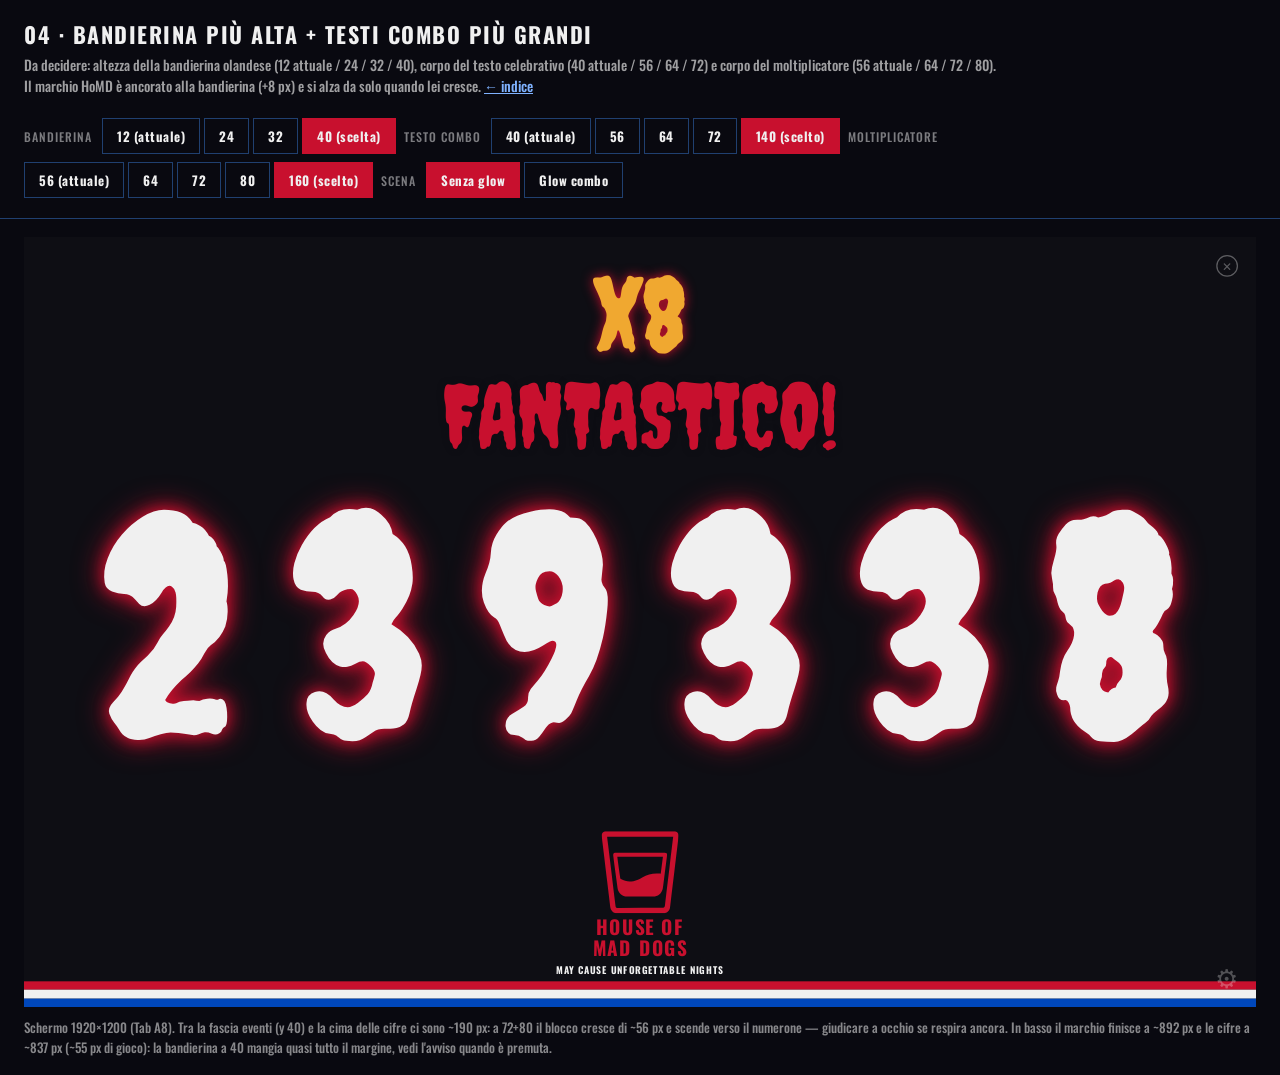
<file: design/mockups/04_bandiera_e_testi.html>
<!doctype html>
<html lang="it">
<head>
<meta charset="utf-8">
<meta name="viewport" content="width=device-width, initial-scale=1">
<title>04 · Bandierina e testi combo</title>
<link rel="stylesheet" href="_base.css">
<style>
  /* glow combo simulato (come in 01), sotto i testi della fascia alta */
  .combo-glow {
    inset: 0;
    background:
      radial-gradient(circle at 50% 50%, rgba(240, 168, 48, 0.22), rgba(200, 16, 46, 0.12) 45%, transparent),
      rgba(200, 16, 46, 0.10);
    animation: glow-breathe 2.4s ease-in-out infinite;
    pointer-events: none;
  }
  @keyframes glow-breathe {
    0%, 100% { opacity: 0.85; }
    50%      { opacity: 1; }
  }
  /* i corpi dei testi si muovono spesso qui: una transizione li fa confrontare meglio */
  .combo-mult, .combo-text { transition: font-size 0.25s; }
  .flag { transition: height 0.25s; }
  .homd { transition: bottom 0.25s; }

  /* riga di avviso sotto lo stage, visibile solo con bandierina a 40 */
  .stage-warn {
    margin: 0 24px 14px;
    font-size: 14px; font-weight: 700; letter-spacing: 0.5px;
    color: var(--gold);
    border: 1px solid rgba(240, 168, 48, 0.45);
    padding: 9px 14px;
  }
</style>
</head>
<body>
  <div class="mock-head">
    <h1>04 · Bandierina più alta + testi combo più grandi</h1>
    <p>Da decidere: altezza della bandierina olandese (12 attuale / 24 / 32 / 40), corpo del testo
       celebrativo (40 attuale / 56 / 64 / 72) e corpo del moltiplicatore (56 attuale / 64 / 72 / 80).
       Il marchio HoMD è ancorato alla bandierina (+8 px) e si alza da solo quando lei cresce.
       <a href="index.html">← indice</a></p>
    <div class="toolbar">
      <span class="lbl">Bandierina</span>
      <span class="toolbar-group">
        <button class="btn" data-css='{"--flag-h":"12px"}' data-hide=".stage-warn">12 (attuale)</button>
        <button class="btn" data-css='{"--flag-h":"24px"}' data-hide=".stage-warn">24</button>
        <button class="btn" data-css='{"--flag-h":"32px"}' data-hide=".stage-warn">32</button>
        <button class="btn active" data-css='{"--flag-h":"40px"}' data-show=".stage-warn">40 (scelta)</button>
      </span>
      <span class="lbl">Testo combo</span>
      <span class="toolbar-group">
        <button class="btn" data-css='{"--combo-text-size":"40px"}'>40 (attuale)</button>
        <button class="btn" data-css='{"--combo-text-size":"56px"}'>56</button>
        <button class="btn" data-css='{"--combo-text-size":"64px"}'>64</button>
        <button class="btn" data-css='{"--combo-text-size":"72px"}'>72</button>
        <button class="btn active" data-css='{"--combo-text-size":"140px"}'>140 (scelto)</button>
      </span>
      <span class="lbl">Moltiplicatore</span>
      <span class="toolbar-group">
        <button class="btn" data-css='{"--combo-mult-size":"56px"}'>56 (attuale)</button>
        <button class="btn" data-css='{"--combo-mult-size":"64px"}'>64</button>
        <button class="btn" data-css='{"--combo-mult-size":"72px"}'>72</button>
        <button class="btn" data-css='{"--combo-mult-size":"80px"}'>80</button>
        <button class="btn active" data-css='{"--combo-mult-size":"160px"}'>160 (scelto)</button>
      </span>
      <span class="lbl">Scena</span>
      <span class="toolbar-group">
        <button class="btn active" data-hide=".combo-glow">Senza glow</button>
        <button class="btn" data-show=".combo-glow">Glow combo</button>
      </span>
    </div>
  </div>

  <div class="stage-wrap"><div class="stage">
    <div class="screen" data-digits="239338" data-flag="40" style="--combo-text-size:140px; --combo-mult-size:160px">
      <div class="combo-glow" style="display:none"></div>
      <div class="top-band">
        <div class="combo-mult">x8</div>
        <div class="combo-text">FANTASTICO!</div>
      </div>
    </div>
  </div></div>
  <p class="stage-warn" style="display:none">⚠ Bandierina a 40 px: il marchio HoMD sale di 28 px e il
     gioco sulle cifre scende da ~55 a ~27 px — prima di adottarla va ridotto il tetto del marchio
     (kHomdMarkMaxHeightFraction) nel codice.</p>
  <p class="stage-caption">Schermo 1920×1200 (Tab A8). Tra la fascia eventi (y 40) e la cima delle cifre
     ci sono ~190 px: a 72+80 il blocco cresce di ~56 px e scende verso il numerone — giudicare a occhio
     se respira ancora. In basso il marchio finisce a ~892 px e le cifre a ~837 px (~55 px di gioco):
     la bandierina a 40 mangia quasi tutto il margine, vedi l'avviso quando è premuta.</p>

  <script src="_base.js"></script>
</body>
</html>
</file>
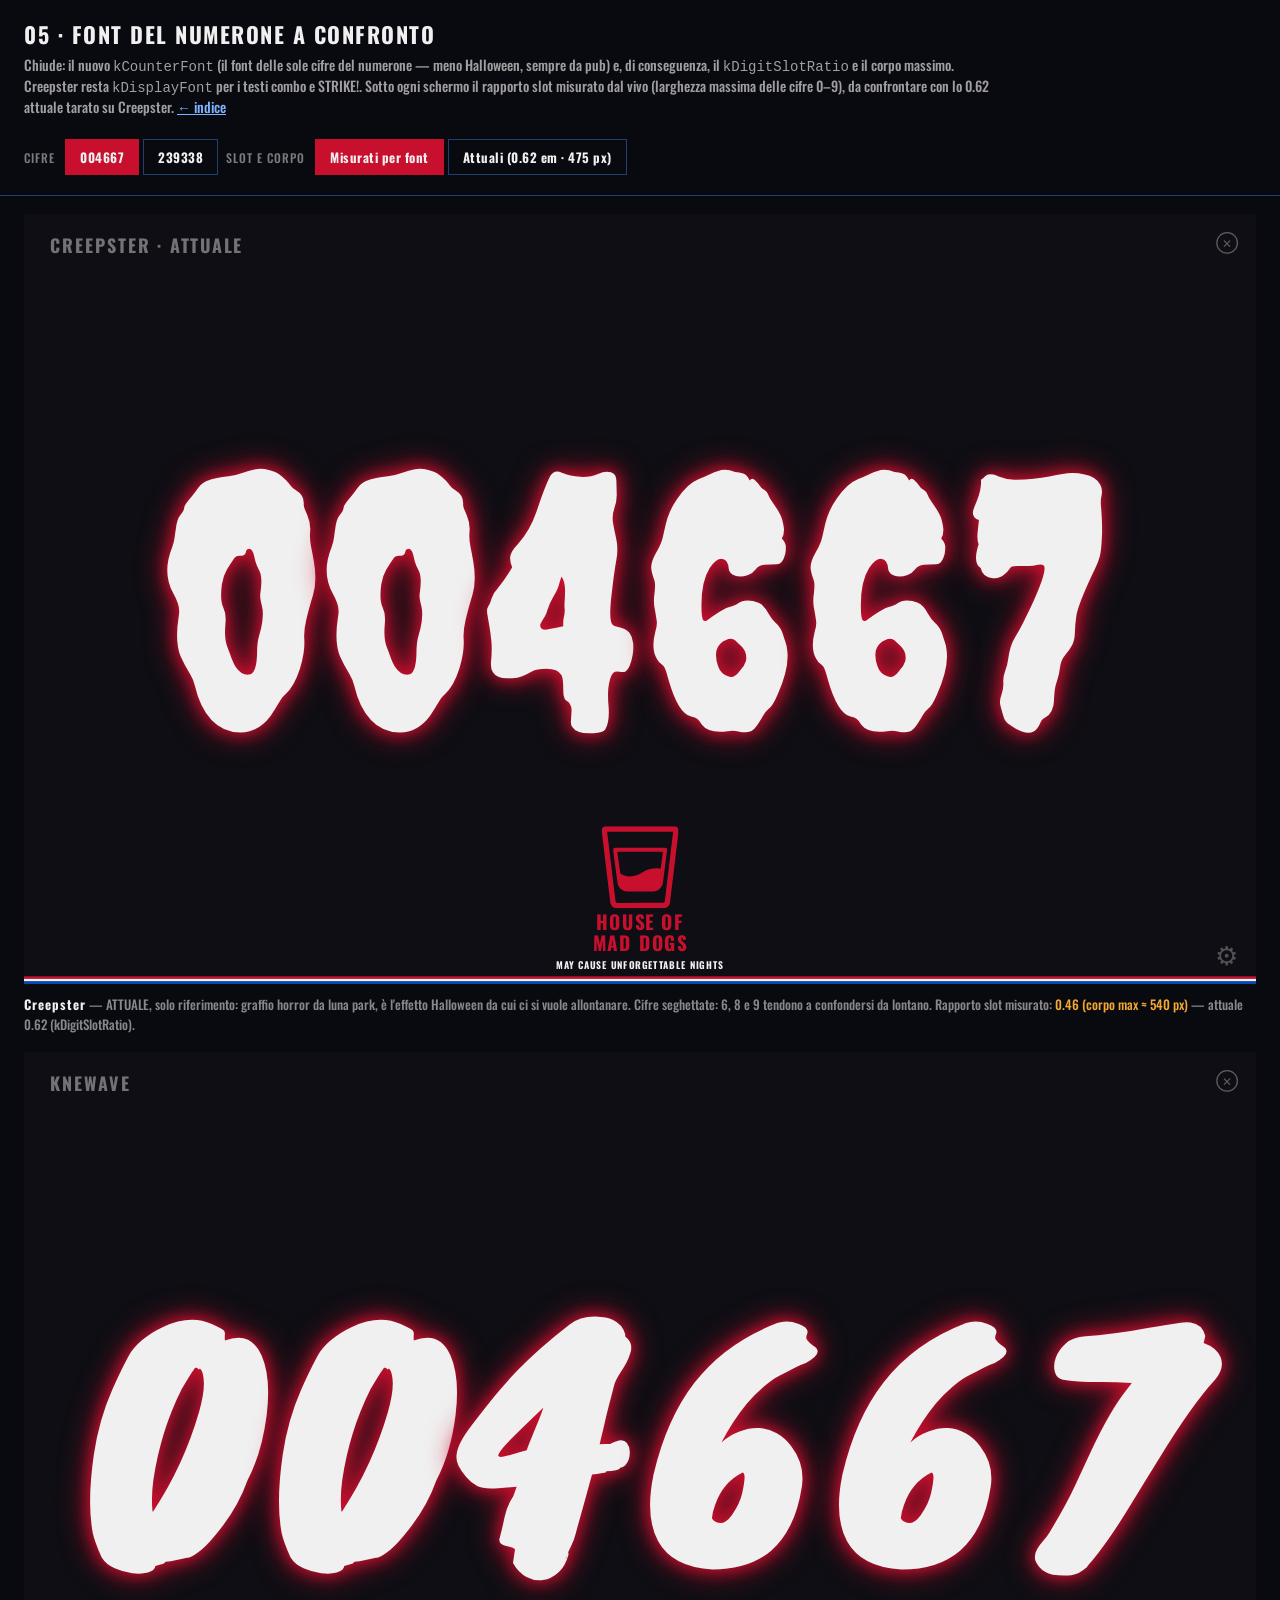
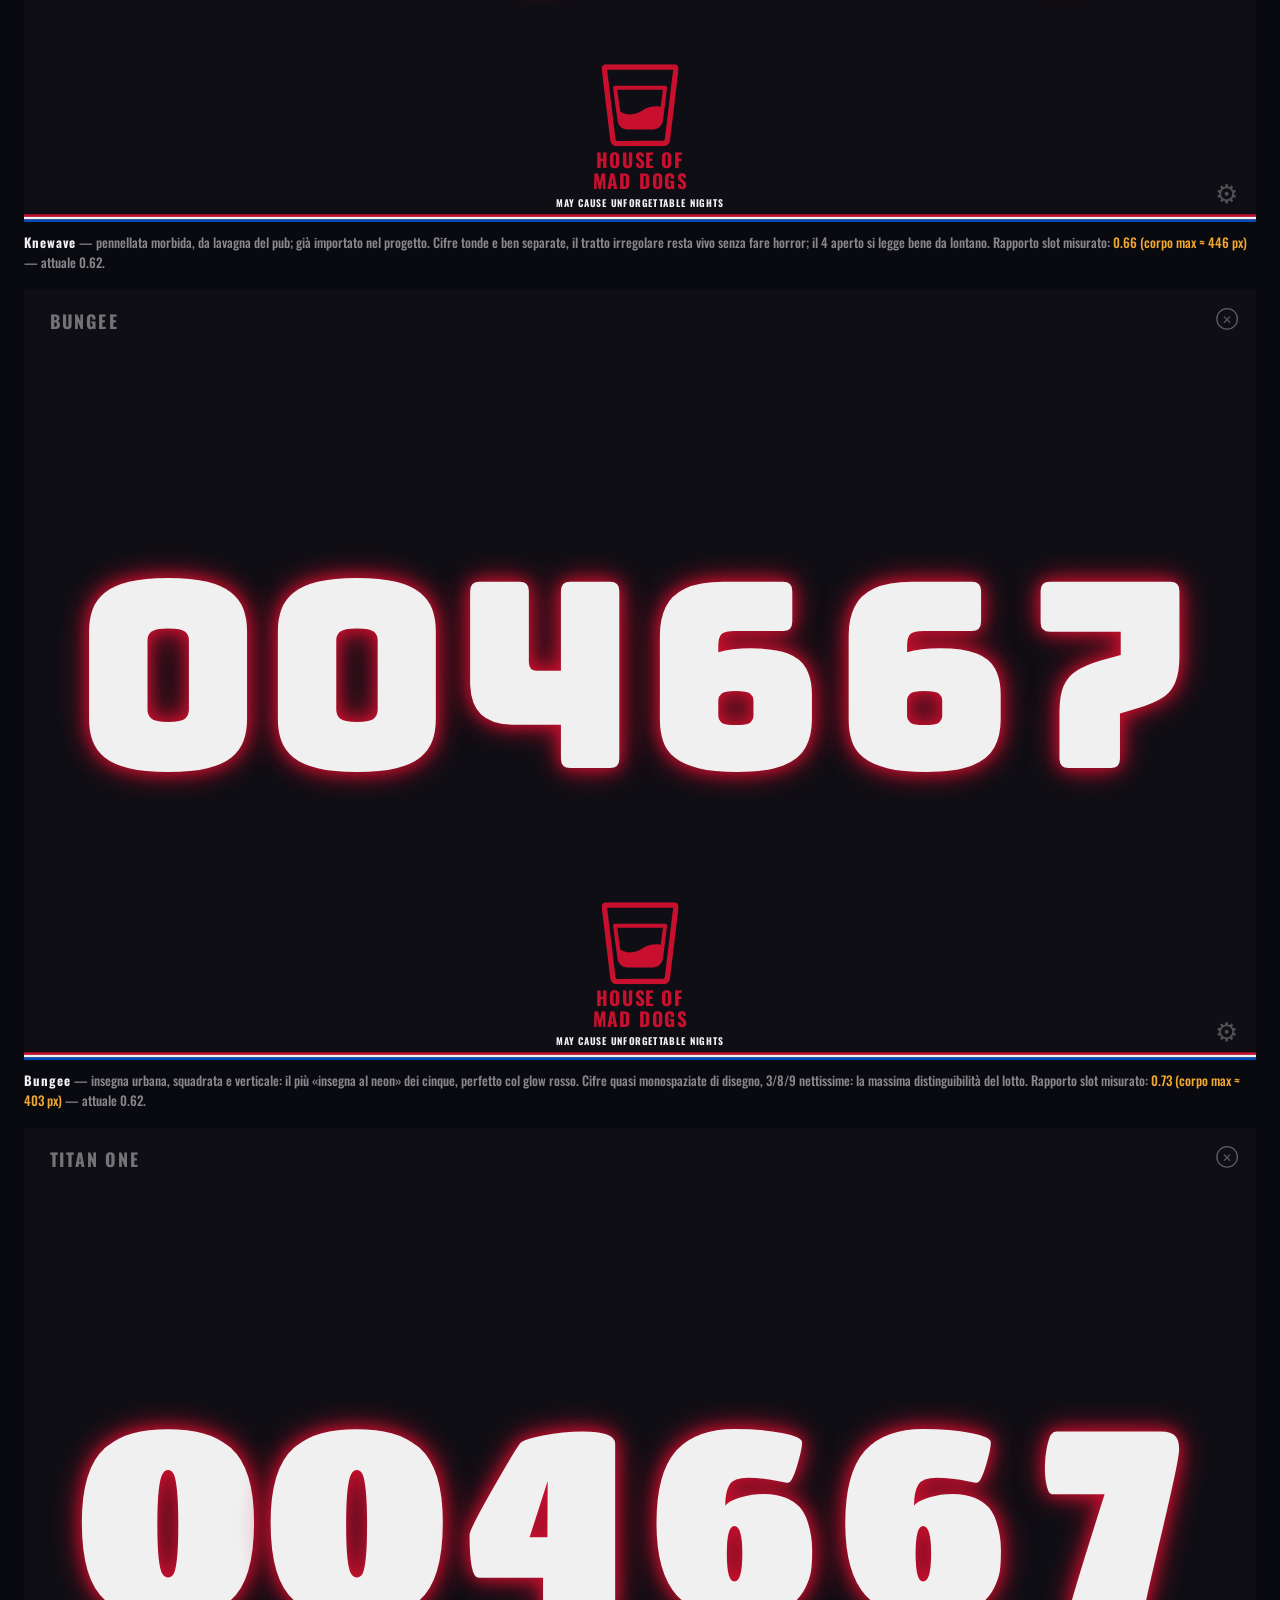
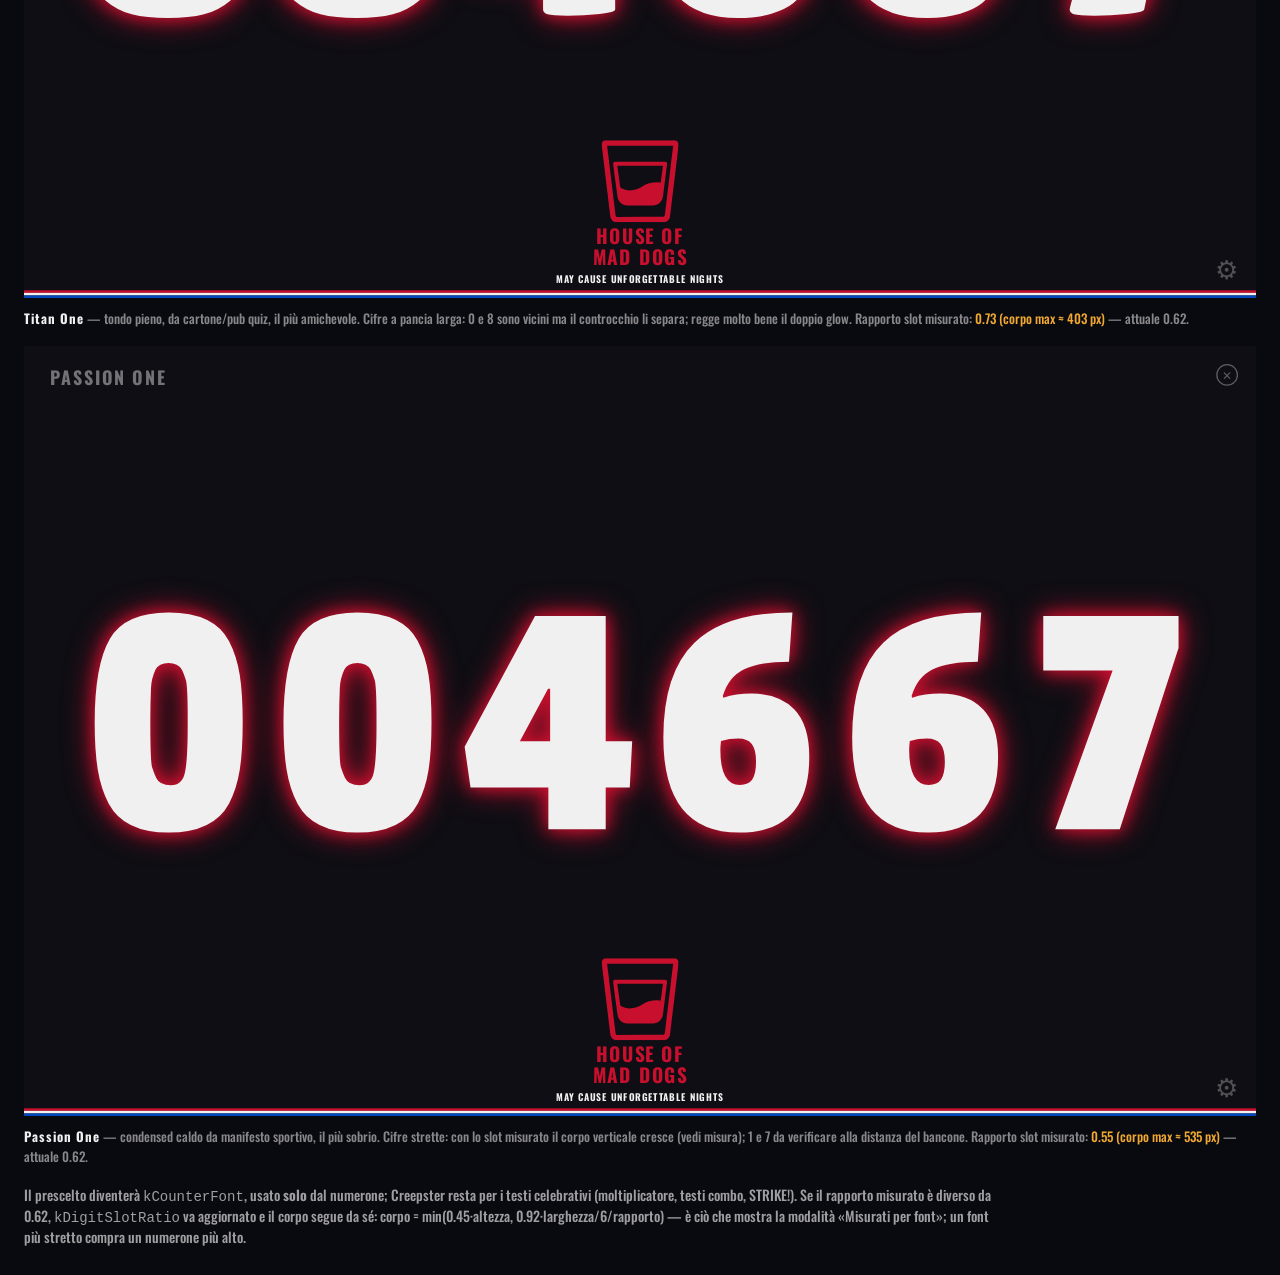
<file: design/mockups/05_font_numerone.html>
<!doctype html>
<html lang="it">
<head>
<meta charset="utf-8">
<meta name="viewport" content="width=device-width, initial-scale=1">
<title>05 · Font del numerone a confronto</title>
<link rel="stylesheet" href="_base.css">
<style>
  /* Il corpo e lo slot diventano variabili per poter mostrare ogni font
     sia con la taratura attuale (0.62 em / 475 px, da Creepster) sia con
     lo slot misurato sulla sua larghezza reale delle cifre. */
  .digits span {
    font-size: var(--digit-body, 475px);
    width: var(--digit-slot, 0.62em);
  }
  /* Etichetta col nome del font dentro lo schermo, per confronti a colpo d'occhio */
  .font-tag {
    top: 28px; left: 40px;
    font-family: var(--brand-font); font-weight: 700;
    font-size: 28px; letter-spacing: 3px; text-transform: uppercase;
    color: rgba(240, 240, 240, 0.45);
    pointer-events: none;
  }
  .stage-caption .ratio { color: var(--gold); }
  .stage-caption strong { color: var(--ink); letter-spacing: 1px; }
  .closing-note { margin: 0 24px 28px; font-size: 14px; color: rgba(240,240,240,0.65); max-width: 70em; }
</style>
</head>
<body>
  <div class="mock-head">
    <h1>05 · Font del numerone a confronto</h1>
    <p>Chiude: il nuovo <code>kCounterFont</code> (il font delle sole cifre del numerone — meno
       Halloween, sempre da pub) e, di conseguenza, il <code>kDigitSlotRatio</code> e il corpo massimo.
       Creepster resta <code>kDisplayFont</code> per i testi combo e STRIKE!.
       Sotto ogni schermo il rapporto slot misurato dal vivo (larghezza massima delle cifre 0–9),
       da confrontare con lo 0.62 attuale tarato su Creepster.
       <a href="index.html">← indice</a></p>
    <div class="toolbar">
      <span class="lbl">Cifre</span>
      <span class="toolbar-group">
        <button class="btn active" data-digits-swap="004667">004667</button>
        <button class="btn" data-digits-swap="239338">239338</button>
      </span>
      <span class="lbl">Slot e corpo</span>
      <span class="toolbar-group">
        <button class="btn active" data-slot-mode="measured">Misurati per font</button>
        <button class="btn" data-slot-mode="fixed">Attuali (0.62 em · 475 px)</button>
      </span>
    </div>
  </div>

  <div class="stage-wrap"><div class="stage">
    <div class="screen" data-digits="004667" data-font="Creepster">
      <div class="font-tag">Creepster · attuale</div>
    </div>
  </div></div>
  <p class="stage-caption"><strong>Creepster</strong> — ATTUALE, solo riferimento: graffio horror
     da luna park, è l'effetto Halloween da cui ci si vuole allontanare. Cifre seghettate: 6, 8 e 9
     tendono a confondersi da lontano. Rapporto slot misurato:
     <span class="ratio" data-family="Creepster">…</span> — attuale 0.62 (kDigitSlotRatio).</p>

  <div class="stage-wrap"><div class="stage">
    <div class="screen" data-digits="004667" data-font="Knewave">
      <div class="font-tag">Knewave</div>
    </div>
  </div></div>
  <p class="stage-caption"><strong>Knewave</strong> — pennellata morbida, da lavagna del pub;
     già importato nel progetto. Cifre tonde e ben separate, il tratto irregolare resta vivo
     senza fare horror; il 4 aperto si legge bene da lontano. Rapporto slot misurato:
     <span class="ratio" data-family="Knewave">…</span> — attuale 0.62.</p>

  <div class="stage-wrap"><div class="stage">
    <div class="screen" data-digits="004667" data-font="Bungee">
      <div class="font-tag">Bungee</div>
    </div>
  </div></div>
  <p class="stage-caption"><strong>Bungee</strong> — insegna urbana, squadrata e verticale: il più
     «insegna al neon» dei cinque, perfetto col glow rosso. Cifre quasi monospaziate di disegno,
     3/8/9 nettissime: la massima distinguibilità del lotto. Rapporto slot misurato:
     <span class="ratio" data-family="Bungee">…</span> — attuale 0.62.</p>

  <div class="stage-wrap"><div class="stage">
    <div class="screen" data-digits="004667" data-font="Titan One">
      <div class="font-tag">Titan One</div>
    </div>
  </div></div>
  <p class="stage-caption"><strong>Titan One</strong> — tondo pieno, da cartone/pub quiz, il più
     amichevole. Cifre a pancia larga: 0 e 8 sono vicini ma il controcchio li separa; regge molto
     bene il doppio glow. Rapporto slot misurato:
     <span class="ratio" data-family="Titan One">…</span> — attuale 0.62.</p>

  <div class="stage-wrap"><div class="stage">
    <div class="screen" data-digits="004667" data-font="Passion One">
      <div class="font-tag">Passion One</div>
    </div>
  </div></div>
  <p class="stage-caption"><strong>Passion One</strong> — condensed caldo da manifesto sportivo,
     il più sobrio. Cifre strette: con lo slot misurato il corpo verticale cresce (vedi misura);
     1 e 7 da verificare alla distanza del bancone. Rapporto slot misurato:
     <span class="ratio" data-family="Passion One">…</span> — attuale 0.62.</p>

  <p class="closing-note">Il prescelto diventerà <code>kCounterFont</code>, usato <strong>solo</strong>
     dal numerone; Creepster resta per i testi celebrativi (moltiplicatore, testi combo, STRIKE!).
     Se il rapporto misurato è diverso da 0.62, <code>kDigitSlotRatio</code> va aggiornato e il corpo
     segue da sé: corpo = min(0.45·altezza, 0.92·larghezza∕6∕rapporto) — è ciò che mostra la
     modalità «Misurati per font»; un font più stretto compra un numerone più alto.</p>

  <script src="_base.js"></script>
  <script>
  (function () {
    'use strict';
    // Parte dopo il listener di _base.js, quindi i .digits sono già iniettati.
    document.addEventListener('DOMContentLoaded', function () {

      // Scambio cifre: riscrive il testo degli span dentro ogni .digits iniettato.
      document.querySelectorAll('.btn[data-digits-swap]').forEach(function (btn) {
        btn.addEventListener('click', function () {
          var str = btn.getAttribute('data-digits-swap');
          document.querySelectorAll('.screen .digits').forEach(function (d) {
            d.querySelectorAll('span').forEach(function (s, i) { s.textContent = str[i] || ''; });
          });
          btn.closest('.toolbar-group').querySelectorAll('.btn').forEach(function (b) { b.classList.remove('active'); });
          btn.classList.add('active');
        });
      });

      // Misura su canvas la larghezza massima delle cifre 0–9 a 100 px per famiglia.
      // Passion One è importato solo in peso 700 (lo stesso che rende a schermo).
      var weights = { 'Passion One': '700' };
      var measured = {};           // famiglia -> rapporto slot
      var mode = 'measured';       // coerente col bottone active iniziale

      function applyMode() {
        document.querySelectorAll('.screen[data-font]').forEach(function (sc) {
          var r = measured[sc.getAttribute('data-font')];
          if (mode === 'measured' && r) {
            sc.style.setProperty('--digit-slot', r.toFixed(3) + 'em');
            // corpo = min(0.45*1200, 0.92*1920/6/rapporto), come big_number.dart
            sc.style.setProperty('--digit-body', Math.round(Math.min(540, 294.4 / r)) + 'px');
          } else {
            sc.style.removeProperty('--digit-slot');
            sc.style.removeProperty('--digit-body');
          }
        });
      }

      document.querySelectorAll('.btn[data-slot-mode]').forEach(function (btn) {
        btn.addEventListener('click', function () {
          mode = btn.getAttribute('data-slot-mode');
          applyMode();
          btn.closest('.toolbar-group').querySelectorAll('.btn').forEach(function (b) { b.classList.remove('active'); });
          btn.classList.add('active');
        });
      });

      var spans = document.querySelectorAll('.ratio');
      var loads = [];
      spans.forEach(function (sp) {
        var fam = sp.getAttribute('data-family');
        loads.push(document.fonts.load((weights[fam] || '400') + " 100px '" + fam + "'"));
      });
      Promise.allSettled(loads).then(function () { return document.fonts.ready; }).then(function () {
        var ctx = document.createElement('canvas').getContext('2d');
        spans.forEach(function (sp) {
          var fam = sp.getAttribute('data-family');
          var w = (weights[fam] || '400') + " 100px '" + fam + "'";
          if (!document.fonts.check(w)) { sp.textContent = 'n.d.'; return; }
          ctx.font = w;
          var max = 0;
          for (var c = 0; c <= 9; c++) max = Math.max(max, ctx.measureText(String(c)).width);
          var ratio = max / 100;
          measured[fam] = ratio;
          sp.textContent = ratio.toFixed(2) + ' (corpo max ≈ ' + Math.round(Math.min(540, 294.4 / ratio)) + ' px)';
        });
        applyMode();
      });
    });
  })();
  </script>
</body>
</html>
</file>
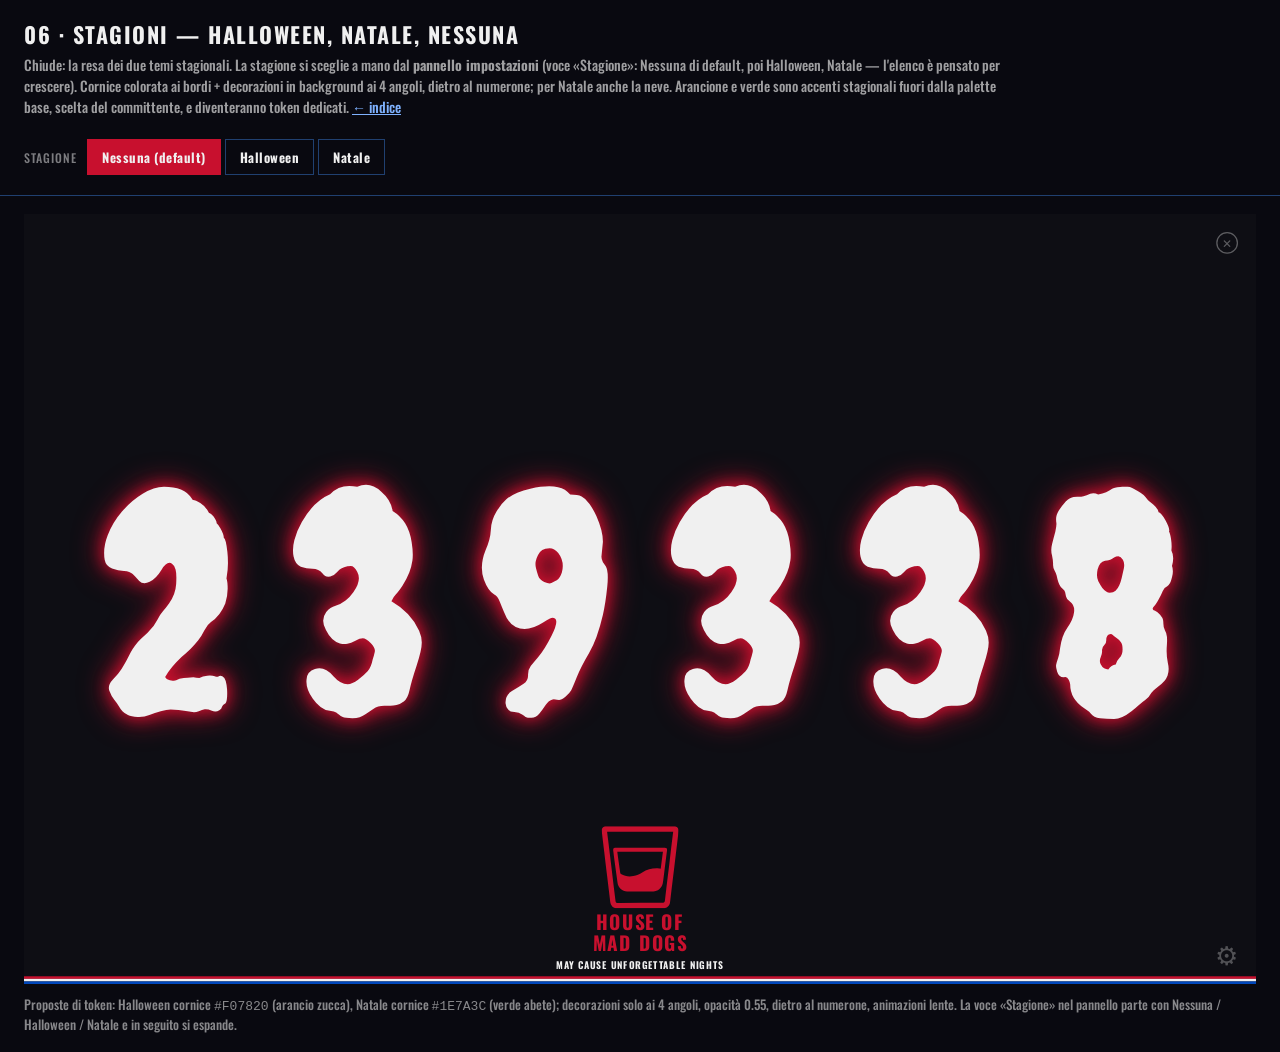
<file: design/mockups/06_stagioni.html>
<!doctype html>
<html lang="it">
<head>
<meta charset="utf-8">
<meta name="viewport" content="width=device-width, initial-scale=1">
<title>06 · Stagioni (Halloween / Natale)</title>
<link rel="stylesheet" href="_base.css">
<style>
  /* Le decorazioni stanno DIETRO al numerone e al chrome */
  .season { inset: 0; z-index: 1; }
  .screen .digits, .screen .homd, .screen .flag, .screen .panic, .screen .gear { z-index: 2; }

  /* Cornice: bordo colorato + alone verso l'interno, proposta di resa */
  .frame {
    position: absolute; inset: 0;
    border: 6px solid var(--frame-color);
    box-shadow: inset 0 0 90px var(--frame-glow);
    pointer-events: none;
  }
  .season-hw   { --frame-color: rgba(240, 120, 32, 0.8);  --frame-glow: rgba(240, 120, 32, 0.22); }
  .season-xmas { --frame-color: rgba(30, 122, 60, 0.85);  --frame-glow: rgba(30, 122, 60, 0.25); }

  .corner { position: absolute; width: 360px; height: 300px; opacity: 0.55; }
  .corner.tl { top: 14px; left: 14px; }
  .corner.tr { top: 14px; right: 14px; transform: scaleX(-1); }
  .corner.bl { bottom: calc(var(--flag-h, 12px) + 10px); left: 14px; }
  .corner.br { bottom: calc(var(--flag-h, 12px) + 10px); right: 14px; transform: scaleX(-1); }
  .corner svg { position: absolute; }

  /* pipistrelli che aleggiano appena */
  .bat { animation: hover-bat 5s ease-in-out infinite alternate; }
  @keyframes hover-bat { from { transform: translateY(0); } to { transform: translateY(-14px); } }

  /* neve per Natale */
  .snow { position: absolute; inset: 0; overflow: hidden; }
  .snow i {
    position: absolute; top: -12px;
    width: 7px; height: 7px; border-radius: 50%;
    background: var(--ink); opacity: 0.2;
    animation: snowfall linear infinite;
  }
  @keyframes snowfall {
    from { transform: translateY(-20px); }
    to { transform: translateY(1240px); }
  }
</style>
</head>
<body>
  <div class="mock-head">
    <h1>06 · Stagioni — Halloween, Natale, Nessuna</h1>
    <p>Chiude: la resa dei due temi stagionali. La stagione si sceglie a mano dal <b>pannello
       impostazioni</b> (voce «Stagione»: Nessuna di default, poi Halloween, Natale — l'elenco è
       pensato per crescere). Cornice colorata ai bordi + decorazioni in background ai 4 angoli,
       dietro al numerone; per Natale anche la neve. Arancione e verde sono accenti stagionali
       fuori dalla palette base, scelta del committente, e diventeranno token dedicati.
       <a href="index.html">← indice</a></p>
    <div class="toolbar">
      <span class="lbl">Stagione</span>
      <span class="toolbar-group">
        <button class="btn active" data-hide=".season">Nessuna (default)</button>
        <button class="btn" data-show=".season-hw" data-hide=".season-xmas">Halloween</button>
        <button class="btn" data-show=".season-xmas" data-hide=".season-hw">Natale</button>
      </span>
    </div>
  </div>

  <div class="stage-wrap"><div class="stage">
    <div class="screen" data-digits="239338">

      <!-- HALLOWEEN: cornice arancione, pipistrelli e zucche agli angoli -->
      <div class="season season-hw" style="display:none">
        <div class="frame"></div>
        <div class="corner tl">
          <svg class="bat" style="top:30px;left:150px;width:110px" viewBox="0 0 100 40">
            <path fill="#1A1026" stroke="rgba(240,120,32,0.55)" stroke-width="2"
              d="M50 12 L42 4 L44 14 C30 2 12 4 2 16 C12 14 20 18 24 26 C30 20 38 20 42 28 L50 20 L58 28 C62 20 70 20 76 26 C80 18 88 14 98 16 C88 4 70 2 56 14 L58 4 Z"/>
          </svg>
          <svg class="bat" style="top:100px;left:40px;width:70px;animation-delay:-2.2s" viewBox="0 0 100 40">
            <path fill="#1A1026" stroke="rgba(240,120,32,0.55)" stroke-width="2"
              d="M50 12 L42 4 L44 14 C30 2 12 4 2 16 C12 14 20 18 24 26 C30 20 38 20 42 28 L50 20 L58 28 C62 20 70 20 76 26 C80 18 88 14 98 16 C88 4 70 2 56 14 L58 4 Z"/>
          </svg>
        </div>
        <div class="corner tr">
          <svg class="bat" style="top:46px;left:90px;width:90px;animation-delay:-3.4s" viewBox="0 0 100 40">
            <path fill="#1A1026" stroke="rgba(240,120,32,0.55)" stroke-width="2"
              d="M50 12 L42 4 L44 14 C30 2 12 4 2 16 C12 14 20 18 24 26 C30 20 38 20 42 28 L50 20 L58 28 C62 20 70 20 76 26 C80 18 88 14 98 16 C88 4 70 2 56 14 L58 4 Z"/>
          </svg>
        </div>
        <div class="corner bl">
          <svg style="bottom:0;left:0;width:200px" viewBox="0 0 120 90">
            <rect x="55" y="8" width="12" height="16" rx="3" fill="#5A7A2E"/>
            <ellipse cx="60" cy="54" rx="52" ry="34" fill="#F07820"/>
            <ellipse cx="34" cy="54" rx="18" ry="32" fill="rgba(14,14,20,0.18)"/>
            <ellipse cx="86" cy="54" rx="18" ry="32" fill="rgba(14,14,20,0.18)"/>
            <path d="M38 48 L48 58 L28 58 Z" fill="#1A1026"/>
            <path d="M82 48 L92 58 L72 58 Z" fill="#1A1026"/>
            <path d="M34 70 L46 62 L54 70 L62 62 L70 70 L82 62 L86 70 L60 78 Z" fill="#1A1026"/>
          </svg>
        </div>
        <div class="corner br">
          <svg style="bottom:0;left:30px;width:150px" viewBox="0 0 120 90">
            <rect x="55" y="8" width="12" height="16" rx="3" fill="#5A7A2E"/>
            <ellipse cx="60" cy="54" rx="52" ry="34" fill="#F07820"/>
            <ellipse cx="34" cy="54" rx="18" ry="32" fill="rgba(14,14,20,0.18)"/>
            <ellipse cx="86" cy="54" rx="18" ry="32" fill="rgba(14,14,20,0.18)"/>
            <path d="M38 48 L48 58 L28 58 Z" fill="#1A1026"/>
            <path d="M82 48 L92 58 L72 58 Z" fill="#1A1026"/>
            <path d="M34 70 L46 62 L54 70 L62 62 L70 70 L82 62 L86 70 L60 78 Z" fill="#1A1026"/>
          </svg>
        </div>
      </div>

      <!-- NATALE: cornice verde, palline, pacchi regalo, bastoncini di zucchero, neve -->
      <div class="season season-xmas" style="display:none">
        <div class="frame"></div>
        <div class="snow"></div>
        <div class="corner tl">
          <svg style="top:0;left:30px;width:60px" viewBox="0 0 40 56">
            <rect x="16" y="2" width="8" height="6" rx="2" fill="#F0A830"/>
            <circle cx="20" cy="32" r="20" fill="#C8102E"/>
            <path d="M4 26 Q20 36 36 26" stroke="#F0A830" stroke-width="3" fill="none"/>
          </svg>
          <svg style="top:10px;left:120px;width:50px" viewBox="0 0 40 56">
            <rect x="16" y="2" width="8" height="6" rx="2" fill="#F0A830"/>
            <circle cx="20" cy="32" r="20" fill="#1E7A3C"/>
            <path d="M4 26 Q20 36 36 26" stroke="#F0A830" stroke-width="3" fill="none"/>
          </svg>
        </div>
        <div class="corner tr">
          <svg style="top:4px;left:60px;width:56px" viewBox="0 0 40 56">
            <rect x="16" y="2" width="8" height="6" rx="2" fill="#F0A830"/>
            <circle cx="20" cy="32" r="20" fill="#C8102E"/>
            <path d="M4 26 Q20 36 36 26" stroke="#F0A830" stroke-width="3" fill="none"/>
          </svg>
          <svg style="top:70px;left:150px;width:70px" viewBox="0 0 60 90">
            <path d="M30 10 C40 -6 58 6 44 18 C58 14 60 34 42 30 L30 86 L24 84 L36 28 C22 34 14 18 30 10 Z"
              fill="var(--ink)"/>
            <path d="M30 12 L36 20 M38 26 L44 22 M28 40 L34 42 M26 56 L32 58 M24 72 L30 74"
              stroke="#C8102E" stroke-width="5" stroke-linecap="round"/>
          </svg>
        </div>
        <div class="corner bl">
          <svg style="bottom:0;left:10px;width:150px" viewBox="0 0 100 80">
            <rect x="10" y="30" width="80" height="50" fill="#C8102E"/>
            <rect x="44" y="30" width="12" height="50" fill="#F0A830"/>
            <rect x="6" y="20" width="88" height="14" fill="#A50D26"/>
            <path d="M50 20 C40 4 24 10 34 20 Z M50 20 C60 4 76 10 66 20 Z" fill="#F0A830"/>
          </svg>
          <svg style="bottom:0;left:170px;width:100px" viewBox="0 0 100 80">
            <rect x="10" y="30" width="80" height="50" fill="#1E7A3C"/>
            <rect x="44" y="30" width="12" height="50" fill="var(--ink)"/>
            <rect x="6" y="20" width="88" height="14" fill="#16602E"/>
            <path d="M50 20 C40 4 24 10 34 20 Z M50 20 C60 4 76 10 66 20 Z" fill="var(--ink)"/>
          </svg>
        </div>
        <div class="corner br">
          <svg style="bottom:0;left:20px;width:120px" viewBox="0 0 100 80">
            <rect x="10" y="30" width="80" height="50" fill="#1E7A3C"/>
            <rect x="44" y="30" width="12" height="50" fill="#F0A830"/>
            <rect x="6" y="20" width="88" height="14" fill="#16602E"/>
            <path d="M50 20 C40 4 24 10 34 20 Z M50 20 C60 4 76 10 66 20 Z" fill="#F0A830"/>
          </svg>
          <svg style="bottom:10px;left:160px;width:60px" viewBox="0 0 60 90">
            <path d="M30 10 C40 -6 58 6 44 18 C58 14 60 34 42 30 L30 86 L24 84 L36 28 C22 34 14 18 30 10 Z"
              fill="var(--ink)"/>
            <path d="M30 12 L36 20 M38 26 L44 22 M28 40 L34 42 M26 56 L32 58 M24 72 L30 74"
              stroke="#C8102E" stroke-width="5" stroke-linecap="round"/>
          </svg>
        </div>
      </div>

    </div>
  </div></div>
  <p class="stage-caption">Proposte di token: Halloween cornice <code>#F07820</code> (arancio zucca),
     Natale cornice <code>#1E7A3C</code> (verde abete); decorazioni solo ai 4 angoli, opacità 0.55,
     dietro al numerone, animazioni lente. La voce «Stagione» nel pannello parte con
     Nessuna / Halloween / Natale e in seguito si espande.</p>

  <script src="_base.js"></script>
  <script>
    // Neve di Natale: 22 fiocchi deterministici
    (function () {
      var snow = document.querySelector('.snow');
      if (!snow) return;
      for (var i = 0; i < 22; i++) {
        var f = document.createElement('i');
        var left = (i * 89) % 1920;
        var dur = 18 + (i % 7) * 3;
        f.style.left = left + 'px';
        f.style.animationDuration = dur + 's';
        f.style.animationDelay = (-(i * 1.7) % dur) + 's';
        f.style.opacity = (0.14 + (i % 4) * 0.03).toFixed(2);
        snow.appendChild(f);
      }
    })();
  </script>
</body>
</html>
</file>
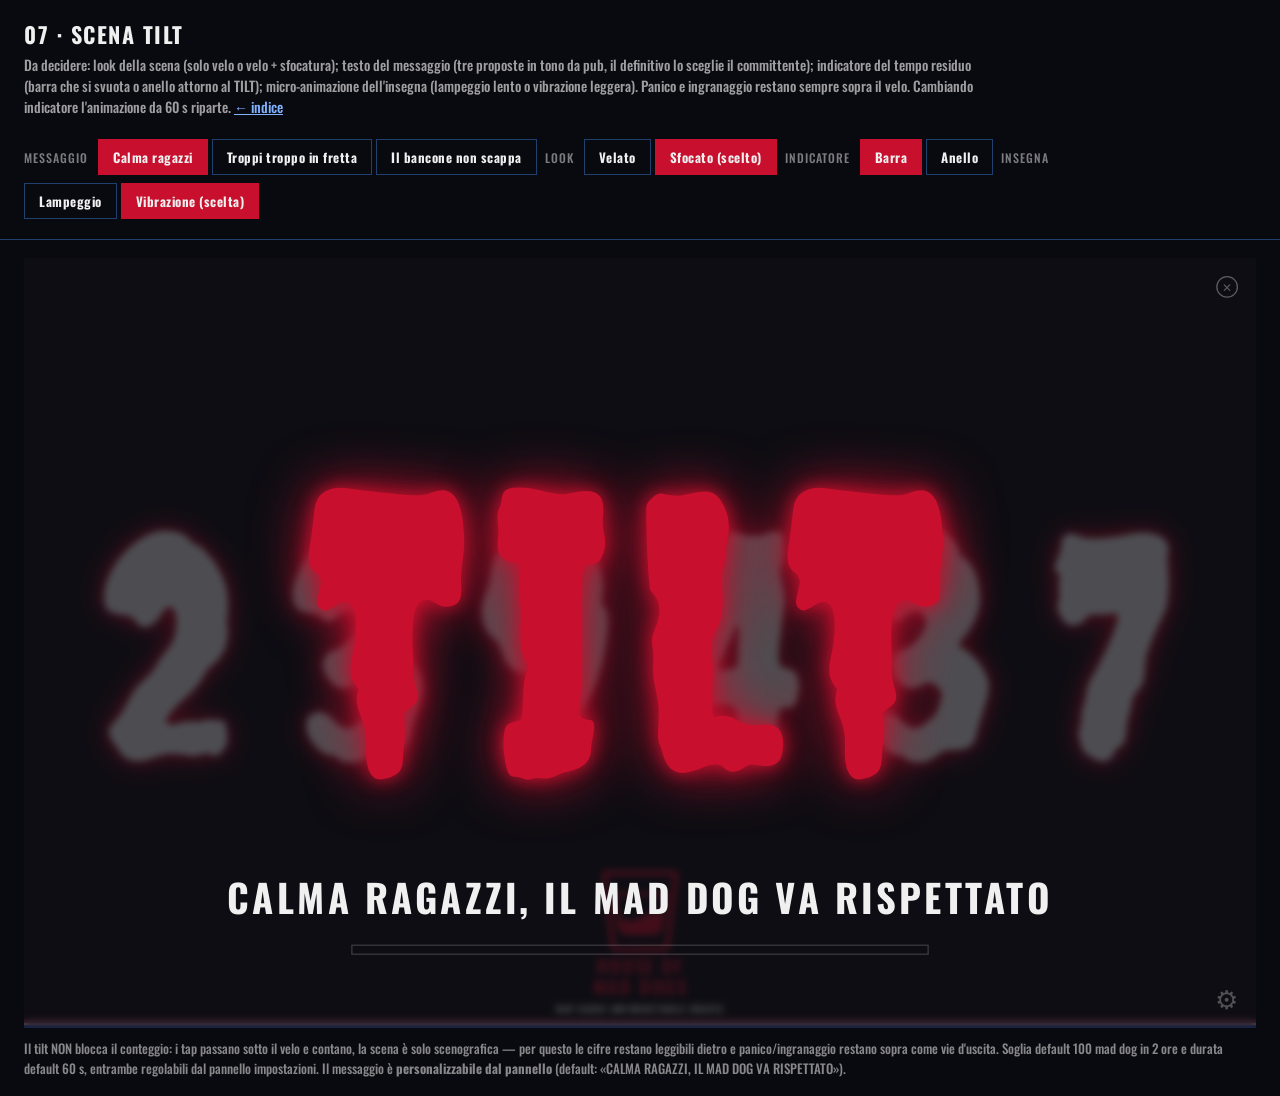
<file: design/mockups/07_tilt.html>
<!doctype html>
<html lang="it">
<head>
<meta charset="utf-8">
<meta name="viewport" content="width=device-width, initial-scale=1">
<title>07 · Scena TILT</title>
<link rel="stylesheet" href="_base.css">
<style>
  /* Velo e contenuti della scena sopra il chrome (z 10); panico e ingranaggio
     restano sopra tutto (z 30): sono le vie d'uscita, mai coperte. */
  .tilt-veil, .tilt-scene { z-index: 10; }
  .screen .panic, .screen .gear { z-index: 30; }

  .tilt-veil {
    inset: 0;
    background: rgba(14, 14, 20, 0.72);
    backdrop-filter: blur(var(--tilt-blur, 6px));
    -webkit-backdrop-filter: blur(var(--tilt-blur, 6px));
    pointer-events: none;
  }

  .tilt-scene { inset: 0; pointer-events: none; }
  .tilt-scene > * { position: absolute; }

  /* La parola TILT: insegna al neon, lampeggio lento o vibrazione leggera */
  .tilt-word {
    left: 0; right: 0; top: 280px;
    text-align: center;
    font-family: var(--display-font);
    font-size: 600px; line-height: 1;
    letter-spacing: 40px;
    color: var(--red);
    text-shadow: 0 0 28px var(--red), 0 0 90px var(--red);
    animation-name: var(--tilt-anim, tilt-shake);
    animation-duration: var(--tilt-anim-dur, 0.24s);
    animation-iteration-count: infinite;
    animation-timing-function: linear;
  }
  @keyframes tilt-blink {
    0%, 86%, 92%, 96%, 100% { opacity: 1; text-shadow: 0 0 28px var(--red), 0 0 90px var(--red); }
    89% { opacity: 0.45; text-shadow: 0 0 10px var(--red); }
    94% { opacity: 0.7;  text-shadow: 0 0 16px var(--red); }
  }
  @keyframes tilt-shake {
    0%, 100% { transform: translate(0, 0) rotate(0deg); }
    25% { transform: translate(2px, -2px) rotate(0.25deg); }
    50% { transform: translate(-2px, 1px) rotate(-0.25deg); }
    75% { transform: translate(1px, 2px) rotate(0.2deg); }
  }

  /* Messaggio sotto la parola */
  .tilt-msg {
    left: 0; right: 0; top: 950px;
    text-align: center;
    font-family: var(--brand-font); font-weight: 700;
    font-size: 60px; letter-spacing: 5px;
    text-transform: uppercase;
    color: var(--ink);
  }

  /* Indicatore A: barra orizzontale rossa che si svuota in 60 s */
  .ind-bar {
    left: calc(50% - 450px); top: 1070px;
    width: 900px; height: 16px;
    border: 2px solid var(--ink-hint);
  }
  .ind-bar i {
    display: block; height: 100%;
    background: var(--red);
    box-shadow: 0 0 14px var(--red);
    transform-origin: left center;
    animation: bar-empty 60s linear forwards;
  }
  @keyframes bar-empty {
    from { transform: scaleX(1); }
    to   { transform: scaleX(0); }
  }

  /* Indicatore B: anello attorno al TILT che si svuota in 60 s */
  .ind-ring {
    left: calc(50% - 280px); top: 200px;
    width: 560px; height: 560px;
    transform: rotate(-90deg);  /* parte da ore 12 */
  }
  .ind-ring .track { fill: none; stroke: var(--ink-hint); stroke-width: 10; }
  .ind-ring .left {
    fill: none; stroke: var(--red); stroke-width: 10;
    stroke-linecap: round;
    stroke-dasharray: 1634;     /* 2π·260 */
    filter: drop-shadow(0 0 10px var(--red));
    animation: ring-empty 60s linear forwards;
  }
  @keyframes ring-empty {
    from { stroke-dashoffset: 0; }
    to   { stroke-dashoffset: 1634; }
  }
</style>
</head>
<body>
  <div class="mock-head">
    <h1>07 · Scena TILT</h1>
    <p>Da decidere: look della scena (solo velo o velo + sfocatura); testo del messaggio
       (tre proposte in tono da pub, il definitivo lo sceglie il committente); indicatore
       del tempo residuo (barra che si svuota o anello attorno al TILT); micro-animazione
       dell'insegna (lampeggio lento o vibrazione leggera). Panico e ingranaggio restano
       sempre sopra il velo. Cambiando indicatore l'animazione da 60 s riparte.
       <a href="index.html">← indice</a></p>
    <div class="toolbar">
      <span class="lbl">Messaggio</span>
      <span class="toolbar-group">
        <button class="btn active" data-show=".msg-1" data-hide=".msg-2, .msg-3">Calma ragazzi</button>
        <button class="btn" data-show=".msg-2" data-hide=".msg-1, .msg-3">Troppi troppo in fretta</button>
        <button class="btn" data-show=".msg-3" data-hide=".msg-1, .msg-2">Il bancone non scappa</button>
      </span>
      <span class="lbl">Look</span>
      <span class="toolbar-group">
        <button class="btn" data-css='{"--tilt-blur":"0px"}'>Velato</button>
        <button class="btn active" data-css='{"--tilt-blur":"6px"}'>Sfocato (scelto)</button>
      </span>
      <span class="lbl">Indicatore</span>
      <span class="toolbar-group">
        <button class="btn active" data-show=".ind-bar" data-hide=".ind-ring">Barra</button>
        <button class="btn" data-show=".ind-ring" data-hide=".ind-bar">Anello</button>
      </span>
      <span class="lbl">Insegna</span>
      <span class="toolbar-group">
        <button class="btn" data-css='{"--tilt-anim":"tilt-blink","--tilt-anim-dur":"3.4s"}'>Lampeggio</button>
        <button class="btn active" data-css='{"--tilt-anim":"tilt-shake","--tilt-anim-dur":"0.24s"}'>Vibrazione (scelta)</button>
      </span>
    </div>
  </div>

  <div class="stage-wrap"><div class="stage">
    <div class="screen" data-digits="239437">
      <div class="tilt-veil"></div>
      <div class="tilt-scene">
        <svg class="ind-ring" viewBox="0 0 560 560" style="display:none">
          <circle class="track" cx="280" cy="280" r="260"></circle>
          <circle class="left" cx="280" cy="280" r="260"></circle>
        </svg>
        <div class="tilt-word">TILT</div>
        <div class="tilt-msg msg-1">CALMA RAGAZZI, IL MAD DOG VA RISPETTATO</div>
        <div class="tilt-msg msg-2" style="display:none">TROPPI MAD DOG TROPPO IN FRETTA</div>
        <div class="tilt-msg msg-3" style="display:none">RESPIRATE, IL BANCONE NON SCAPPA</div>
        <div class="ind-bar"><i></i></div>
      </div>
    </div>
  </div></div>
  <p class="stage-caption">Il tilt NON blocca il conteggio: i tap passano sotto il velo e contano,
     la scena è solo scenografica — per questo le cifre restano leggibili dietro e panico/ingranaggio
     restano sopra come vie d'uscita. Soglia default 100 mad dog in 2 ore e durata default 60 s,
     entrambe regolabili dal pannello impostazioni. Il messaggio è <b>personalizzabile dal pannello</b>
     (default: «CALMA RAGAZZI, IL MAD DOG VA RISPETTATO»).</p>

  <script src="_base.js"></script>
</body>
</html>
</file>
<file: design/mockups/_base.css>
/* Mad Dog Counter — base condivisa dei mockup (Fase 0).
   Palette e misure da lib/config.dart; schermo di riferimento 1920×1200 (Tab A8, landscape).
   Le pagine includono questo file + _base.js e usano lo scheletro:

   <div class="stage-wrap"><div class="stage">
     <div class="screen" data-digits="004667">
       ...overlay specifici della pagina (position:absolute)...
     </div>
   </div></div>

   _base.js riempie ogni .screen con il chrome reale (numerone, marchio HoMD,
   bandierina, panico, ingranaggio) e scala lo stage alla larghezza disponibile.
   Attributi utili su .screen:
     data-digits="239338"  cifre del numerone (default 004667)
     data-font="Bungee"    font del numerone (default Creepster)
     data-flag="24"        altezza bandierina in px (default 12)
     data-no-chrome        niente chrome automatico
*/

@import url('https://fonts.googleapis.com/css2?family=Creepster&family=Knewave&family=Bungee&family=Titan+One&family=Passion+One:wght@700&family=Oswald:wght@500;700&display=swap');

:root {
  --bg: #0E0E14;        /* kBackground */
  --ink: #F0F0F0;       /* kTextColor — mai bianco puro */
  --ink-hint: rgba(240, 240, 240, 0.2);
  --red: #C8102E;       /* kPrimaryRed, Pantone 186C */
  --blue: #0047BB;      /* kAccentBlue, Pantone 2728C */
  --navy: #204070;      /* kSurfaceNavy */
  --gold: #F0A830;      /* kCelebrationGold */
  --pink-flesh: #EFA79B;
  --pink-heart: #E86A8A;
  --tear: #7FB2FF;
  --counter-font: 'Creepster', cursive;
  --display-font: 'Creepster', cursive;
  --brand-font: 'Oswald', 'Arial Narrow', sans-serif;
}

* { box-sizing: border-box; }

body {
  margin: 0;
  background: #090910;
  color: var(--ink);
  font-family: var(--brand-font);
  font-weight: 500;
}

/* ---- intestazione della pagina mockup (non fa parte dello schermo) ---- */

.mock-head {
  padding: 18px 24px 6px;
  border-bottom: 1px solid var(--navy);
}
.mock-head h1 {
  margin: 0 0 4px;
  font-size: 22px;
  font-weight: 700;
  letter-spacing: 1.5px;
  text-transform: uppercase;
}
.mock-head p { margin: 0 0 12px; font-size: 14px; color: rgba(240,240,240,0.65); max-width: 70em; }
.mock-head a { color: var(--tear); }

.toolbar { display: flex; flex-wrap: wrap; gap: 8px; padding: 10px 0 14px; }
.toolbar .lbl { font-size: 12px; letter-spacing: 1px; text-transform: uppercase; color: rgba(240,240,240,0.5); align-self: center; margin-right: 2px; }
.btn {
  font-family: var(--brand-font); font-weight: 700; font-size: 13px; letter-spacing: 0.5px;
  color: var(--ink); background: transparent;
  border: 1px solid var(--navy); border-radius: 0;
  padding: 7px 14px; cursor: pointer;
}
.btn:hover { border-color: var(--tear); }
.btn.active { background: var(--red); border-color: var(--red); }
.spacer { flex: 1; }

/* ---- lo stage 1920×1200 scalato ---- */

.stage-wrap { position: relative; margin: 18px 24px; overflow: hidden; }
.stage {
  width: 1920px; height: 1200px;
  transform-origin: top left;
  position: relative;
}
.stage-caption { margin: -8px 24px 18px; font-size: 13px; color: rgba(240,240,240,0.55); }

/* ---- il chrome dello schermo vero ---- */

.screen {
  position: absolute; inset: 0;
  background: var(--bg);
  overflow: hidden;
}
.screen > * { position: absolute; }

/* Numerone: 6 cifre, slot fissi 0.62em (kDigitSlotRatio), glow rosso doppio
   come big_number.dart. Corpo ~475px = min(0.45*1200, 0.92*1920/6/0.62). */
.digits {
  inset: 0;
  display: flex; align-items: center; justify-content: center;
  pointer-events: none;
}
.digits span {
  display: inline-block;
  width: 0.62em; text-align: center;
  font-family: var(--counter-font);
  font-size: 475px; line-height: 1;
  color: var(--ink);
  text-shadow: 0 0 24px var(--red), 0 0 48px var(--red);
}

/* Marchio HoMD in basso al centro (kHomdMarkBottom = flag + 8) */
.homd {
  left: 0; right: 0; bottom: calc(var(--flag-h, 12px) + 8px);
  display: flex; flex-direction: column; align-items: center;
  pointer-events: none;
}
.homd .glass { height: 128px; }           /* kHomdMarkSize */
.homd .glass svg { height: 100%; display: block; }
.homd .glass path { fill: var(--red); }
.homd .word {
  margin-top: 4px;                         /* kHomdWordmarkGap */
  font-family: var(--brand-font); font-weight: 700;
  font-size: 30px; letter-spacing: 2px; line-height: 1.1;
  color: var(--red); text-align: center;
}
.homd .tag {
  margin-top: 6px;                         /* kHomdTaglineGap */
  font-family: var(--brand-font); font-weight: 700;
  font-size: 15px; letter-spacing: 1.2px;
  color: var(--ink);
}

/* Bandierina olandese sul bordo basso (kDutchFlagHeight) */
.flag {
  left: 0; right: 0; bottom: 0; height: var(--flag-h, 12px);
  display: flex; flex-direction: column;
}
.flag i { flex: 1; display: block; }
.flag i:nth-child(1) { background: var(--red); }
.flag i:nth-child(2) { background: var(--ink); }
.flag i:nth-child(3) { background: var(--blue); }

/* Controlli di servizio, discreti sul bordo destro */
.panic {
  top: 28px; right: 28px; width: 34px; height: 34px;
  border: 2px solid rgba(240,240,240,0.35); border-radius: 50%;
  color: rgba(240,240,240,0.35);
  display: flex; align-items: center; justify-content: center;
  font-size: 18px; line-height: 1;
}
.gear {
  bottom: 28px; right: 28px;
  font-size: 40px; line-height: 1;
  color: rgba(240,240,240,0.3);
}

/* Fascia alta degli eventi (kTopOverlayTop = 40): la usano le pagine per
   moltiplicatore/testi combo, STRIKE!, faccina. */
.top-band {
  top: 40px; left: 0; right: 0;
  display: flex; flex-direction: column; align-items: center; gap: 8px;
  pointer-events: none;
}
.combo-mult {
  font-family: var(--display-font);
  font-size: var(--combo-mult-size, 56px); line-height: 1;
  color: var(--gold);
  text-shadow: 0 0 18px var(--red);
}
.combo-text {
  font-family: var(--display-font);
  font-size: var(--combo-text-size, 40px); line-height: 1;
  color: var(--red);
  text-shadow: 0 0 10px var(--bg);
}

/* Badge OGGI/RECORD: una riga sola, piccola e discreta */
.stats-badge {
  font-family: var(--brand-font); font-weight: 700;
  font-size: var(--badge-size, 26px); letter-spacing: 1.5px;
  color: rgba(240, 240, 240, 0.55);
  white-space: nowrap;
}
.stats-badge b { color: var(--gold); font-weight: 700; }

/* Intestazione MAD DOG COUNTER */
.header-title {
  left: 0; right: 0; text-align: center;
  font-family: var(--brand-font); font-weight: 700;
  font-size: var(--header-size, 44px); letter-spacing: var(--header-tracking, 6px);
  color: var(--header-color, rgba(240,240,240,0.8));
  pointer-events: none;
}
.header-title.display { font-family: var(--display-font); letter-spacing: 2px; }
</file>
